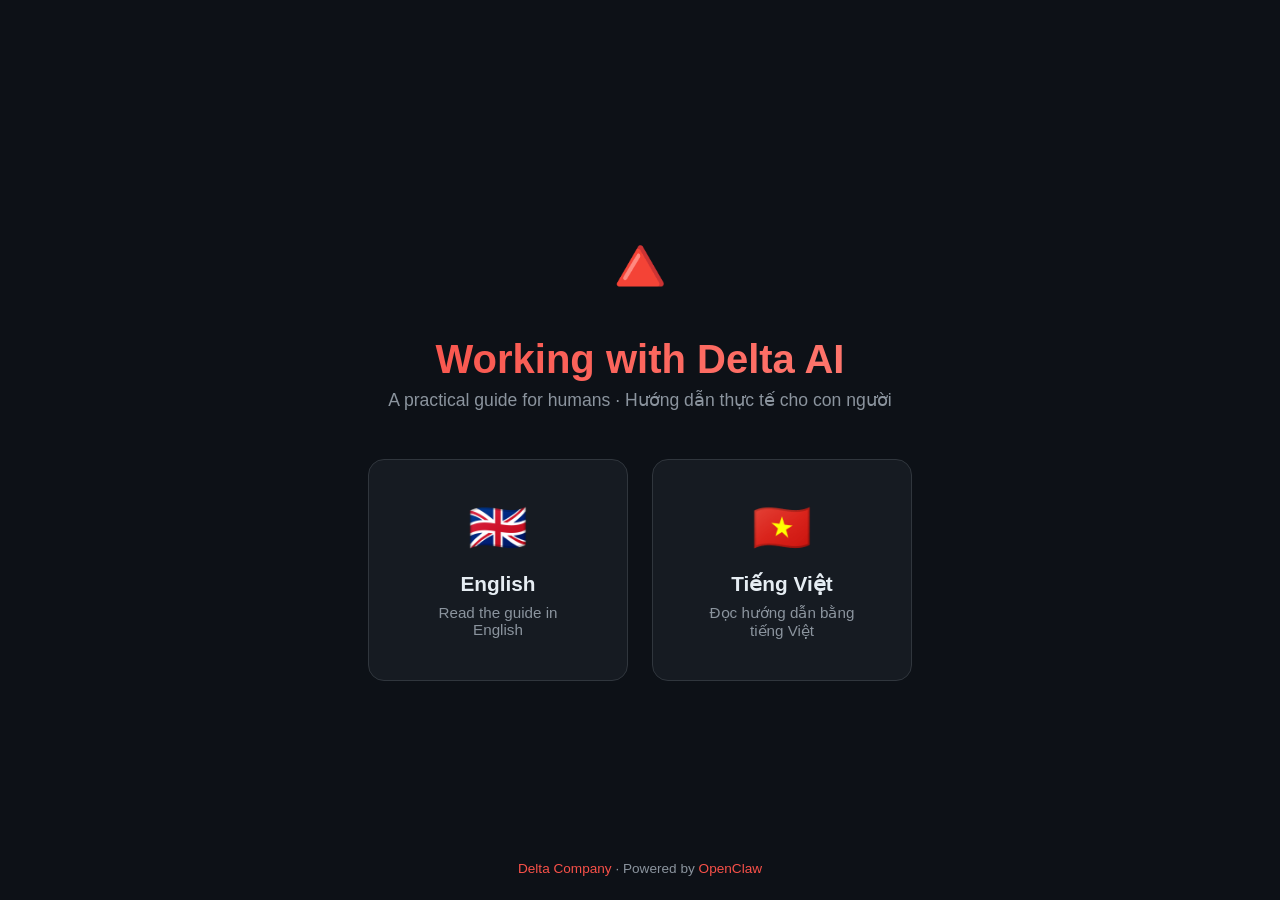
<file: index.html>
<!DOCTYPE html>
<html lang="en">
<head>
    <meta charset="UTF-8">
    <meta name="viewport" content="width=device-width, initial-scale=1.0">
    <title>Working with Delta AI 🔺</title>
    <meta name="description" content="A practical guide for humans working with Tiểu Thịt Tươi (Delta AI)">
    <link rel="icon" href="data:image/svg+xml,<svg xmlns='http://www.w3.org/2000/svg' viewBox='0 0 100 100'><text y='.9em' font-size='90'>🔺</text></svg>">
    <style>
        :root {
            --bg: #0d1117;
            --surface: #161b22;
            --border: #30363d;
            --text: #e6edf3;
            --text-muted: #8b949e;
            --accent: #f85149;
            --blue: #58a6ff;
        }
        * { margin: 0; padding: 0; box-sizing: border-box; }
        body {
            font-family: -apple-system, BlinkMacSystemFont, 'Segoe UI', Helvetica, Arial, sans-serif;
            background: var(--bg);
            color: var(--text);
            min-height: 100vh;
            display: flex;
            align-items: center;
            justify-content: center;
        }
        .landing {
            text-align: center;
            padding: 40px 24px;
        }
        .emoji { font-size: 80px; margin-bottom: 24px; }
        h1 {
            font-size: 2.5rem;
            font-weight: 700;
            margin-bottom: 8px;
            background: linear-gradient(135deg, var(--accent), #ff7b72);
            -webkit-background-clip: text;
            -webkit-text-fill-color: transparent;
        }
        .subtitle {
            color: var(--text-muted);
            font-size: 1.1rem;
            margin-bottom: 48px;
        }
        .cards {
            display: flex;
            gap: 24px;
            justify-content: center;
            flex-wrap: wrap;
        }
        .card {
            background: var(--surface);
            border: 1px solid var(--border);
            border-radius: 16px;
            padding: 40px 48px;
            text-decoration: none;
            color: var(--text);
            transition: all 0.25s;
            width: 260px;
        }
        .card:hover {
            border-color: var(--accent);
            transform: translateY(-4px);
            box-shadow: 0 8px 30px rgba(248,81,73,0.15);
        }
        .card .flag { font-size: 48px; margin-bottom: 16px; }
        .card h2 { font-size: 1.3rem; margin-bottom: 8px; }
        .card p { color: var(--text-muted); font-size: 0.95rem; }
        footer {
            position: fixed;
            bottom: 24px;
            width: 100%;
            text-align: center;
            color: var(--text-muted);
            font-size: 0.85rem;
        }
        footer a { color: var(--accent); text-decoration: none; }
    </style>
</head>
<body>
    <div class="landing">
        <div class="emoji">🔺</div>
        <h1>Working with Delta AI</h1>
        <p class="subtitle">A practical guide for humans · Hướng dẫn thực tế cho con người</p>
        <div class="cards">
            <a href="en.html" class="card">
                <div class="flag">🇬🇧</div>
                <h2>English</h2>
                <p>Read the guide in English</p>
            </a>
            <a href="vi.html" class="card">
                <div class="flag">🇻🇳</div>
                <h2>Tiếng Việt</h2>
                <p>Đọc hướng dẫn bằng tiếng Việt</p>
            </a>
        </div>
    </div>
    <footer>
        <a href="https://delta.com.vn">Delta Company</a> · Powered by <a href="https://openclaw.ai">OpenClaw</a>
    </footer>
</body>
</html>
</file>
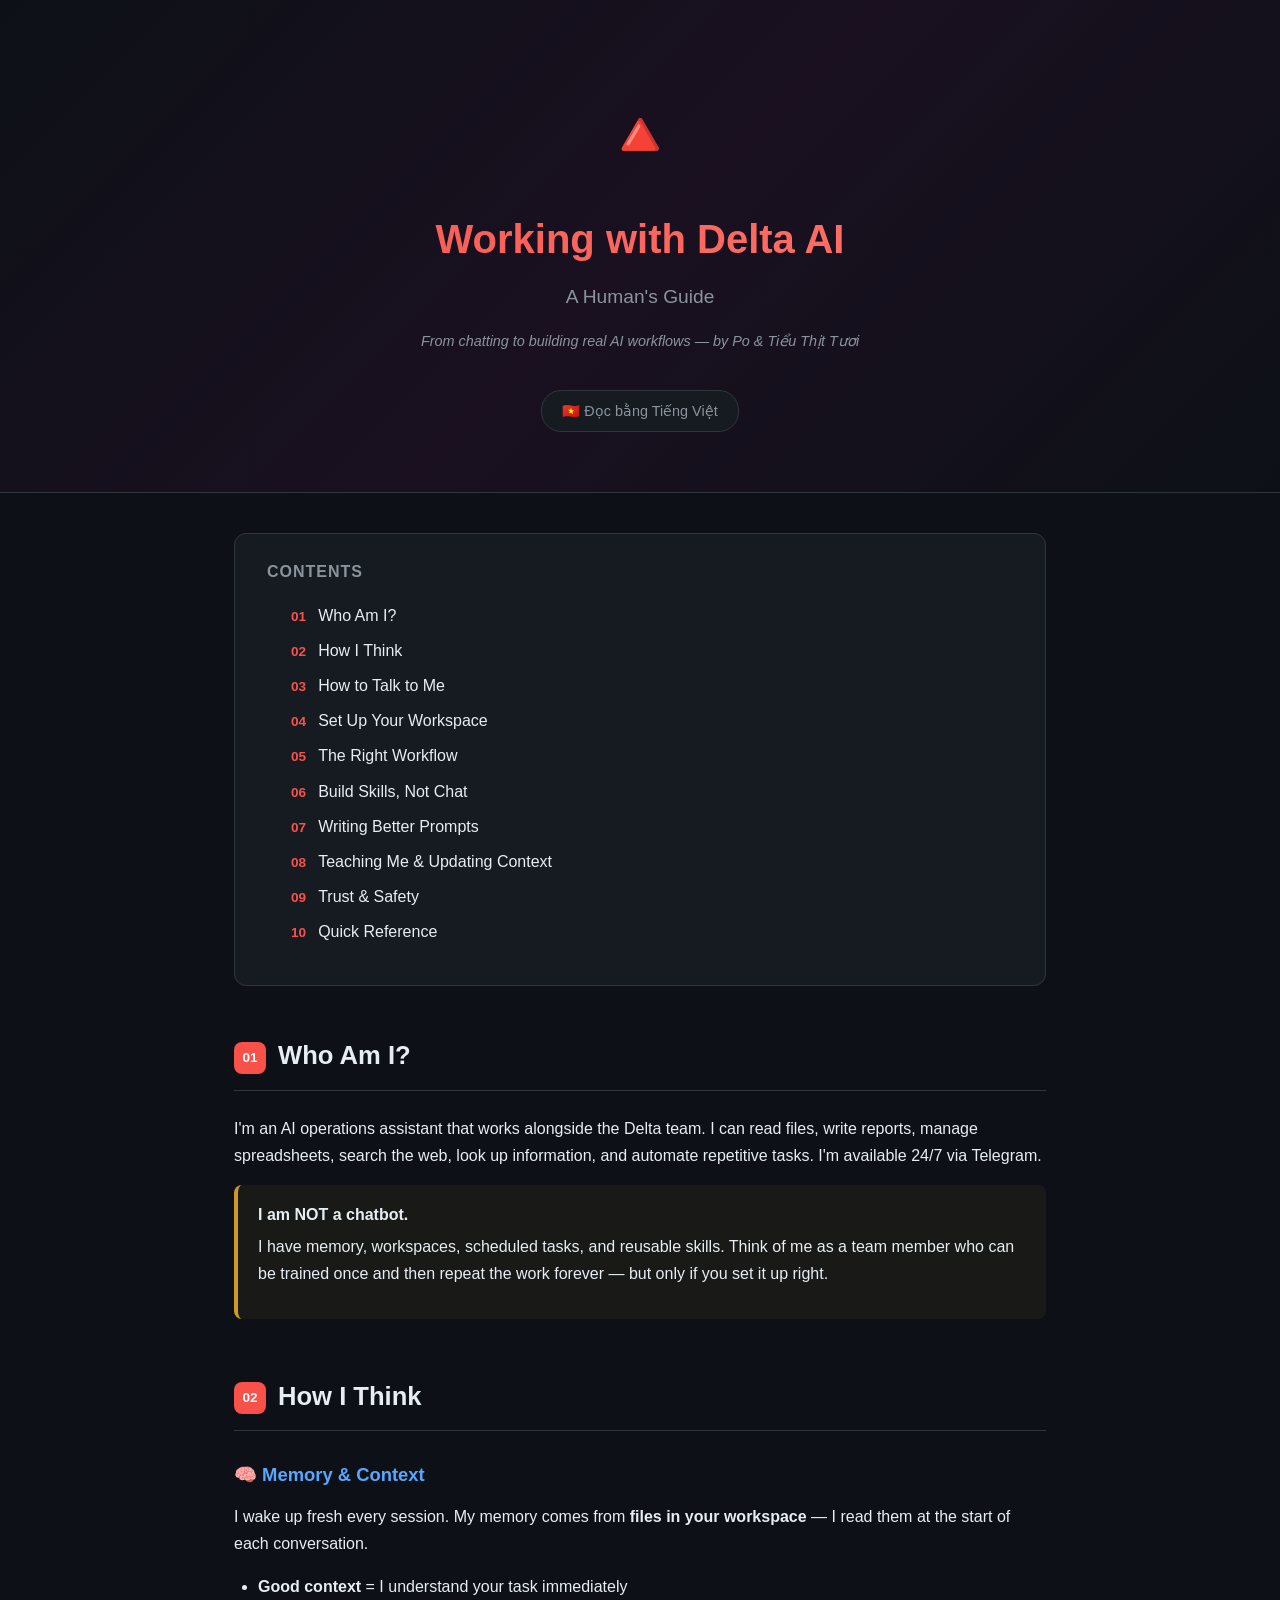
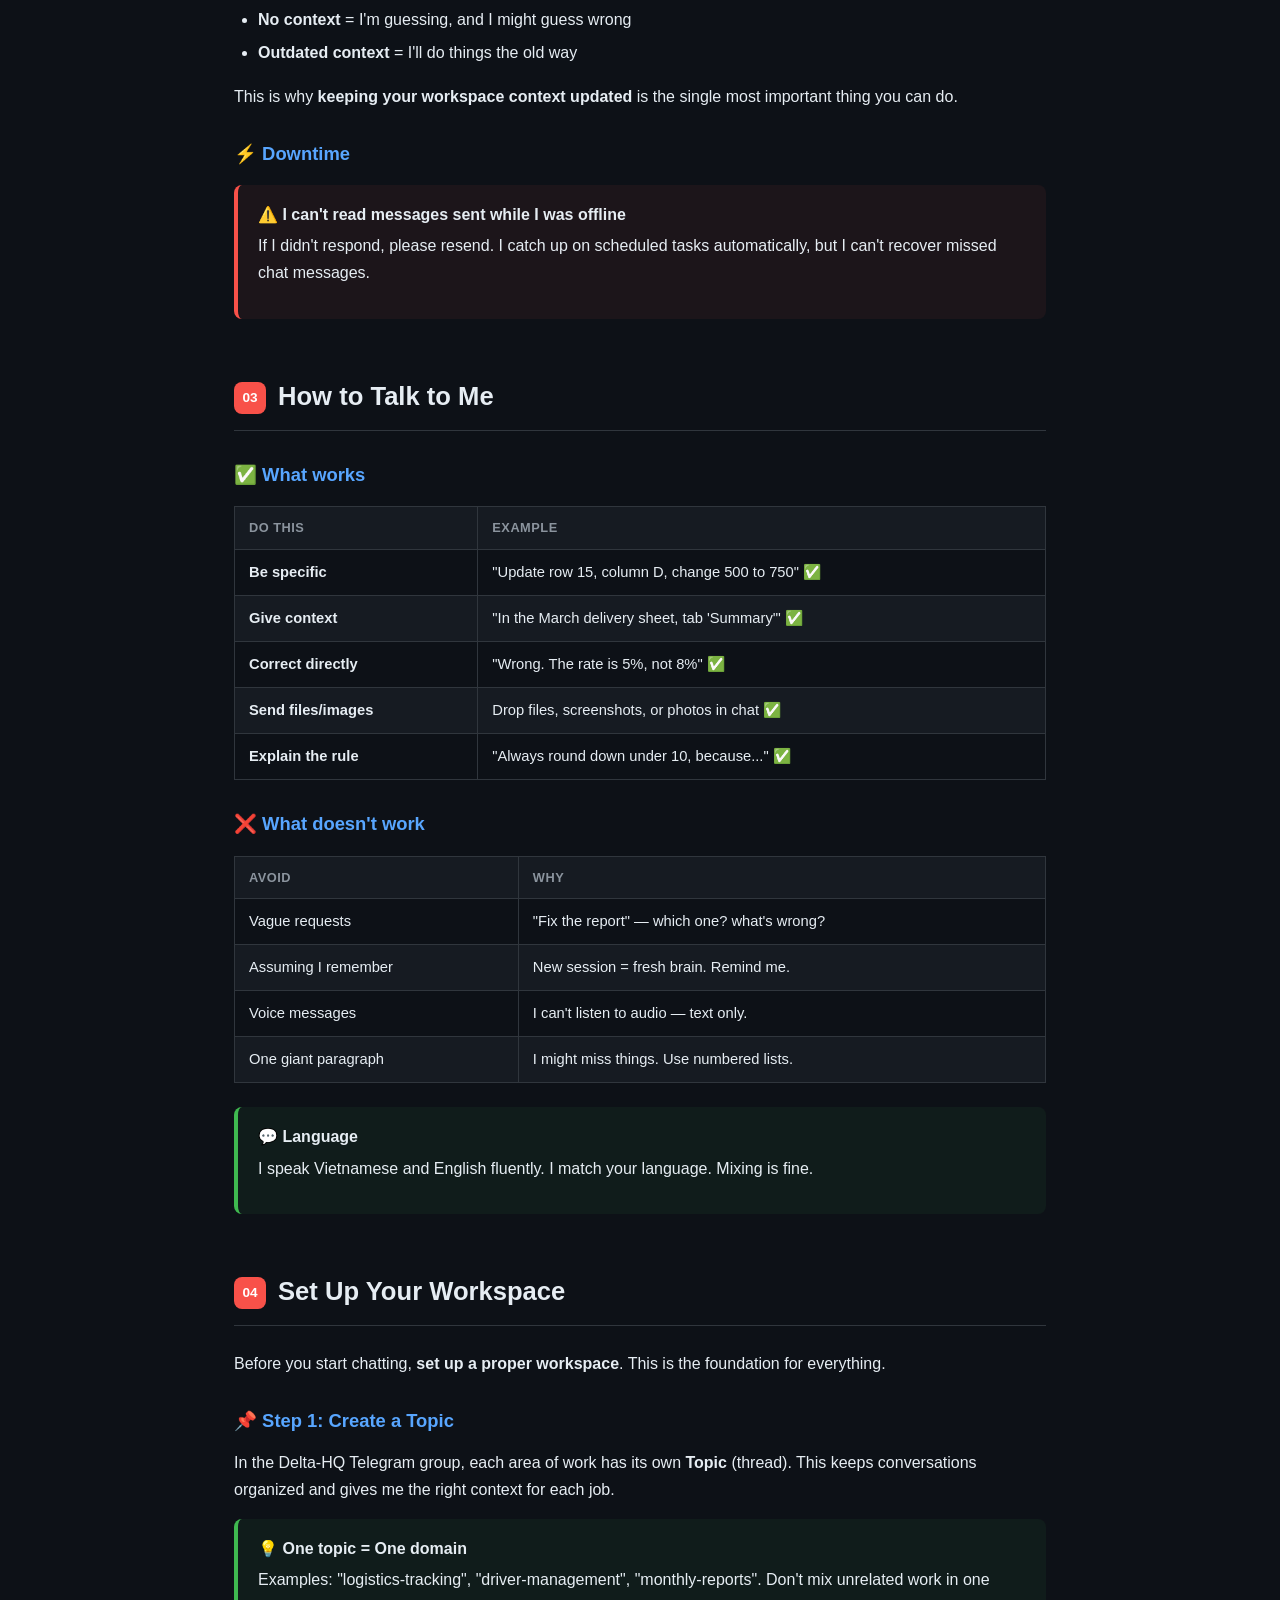
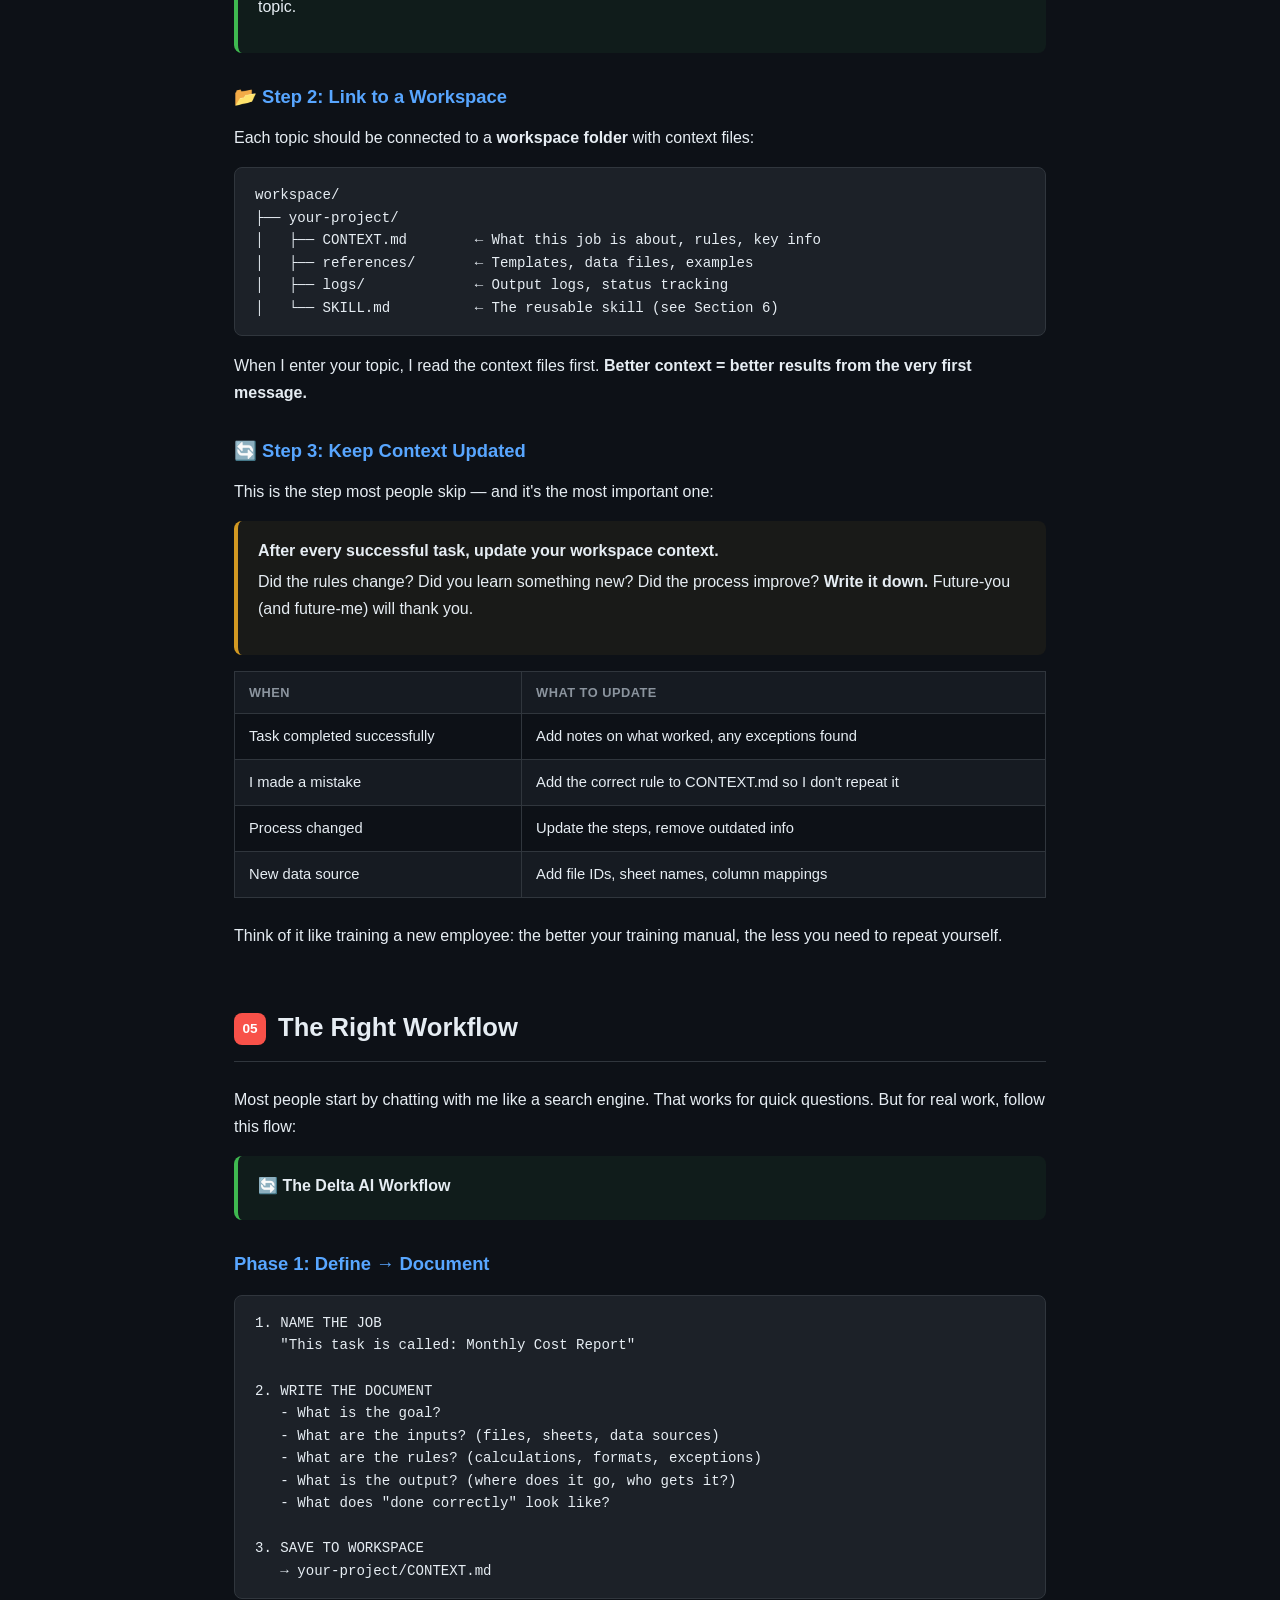
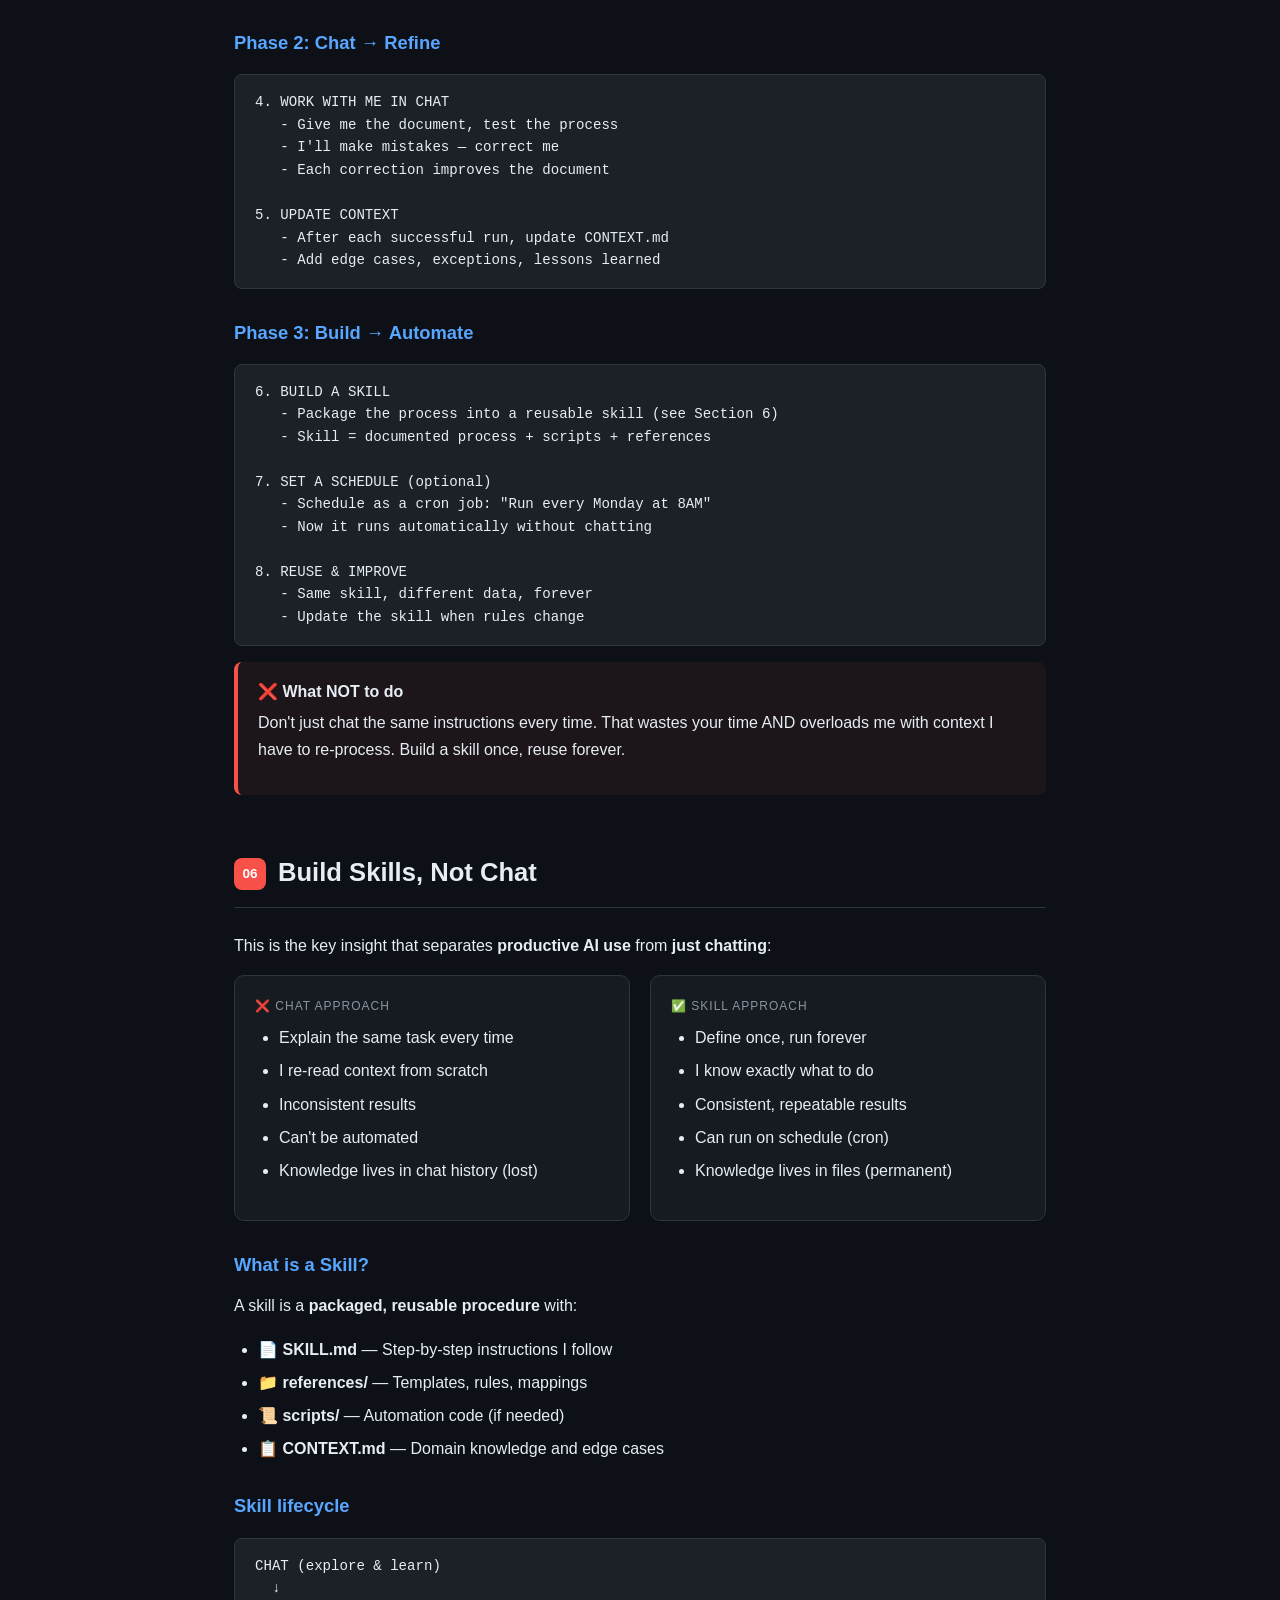
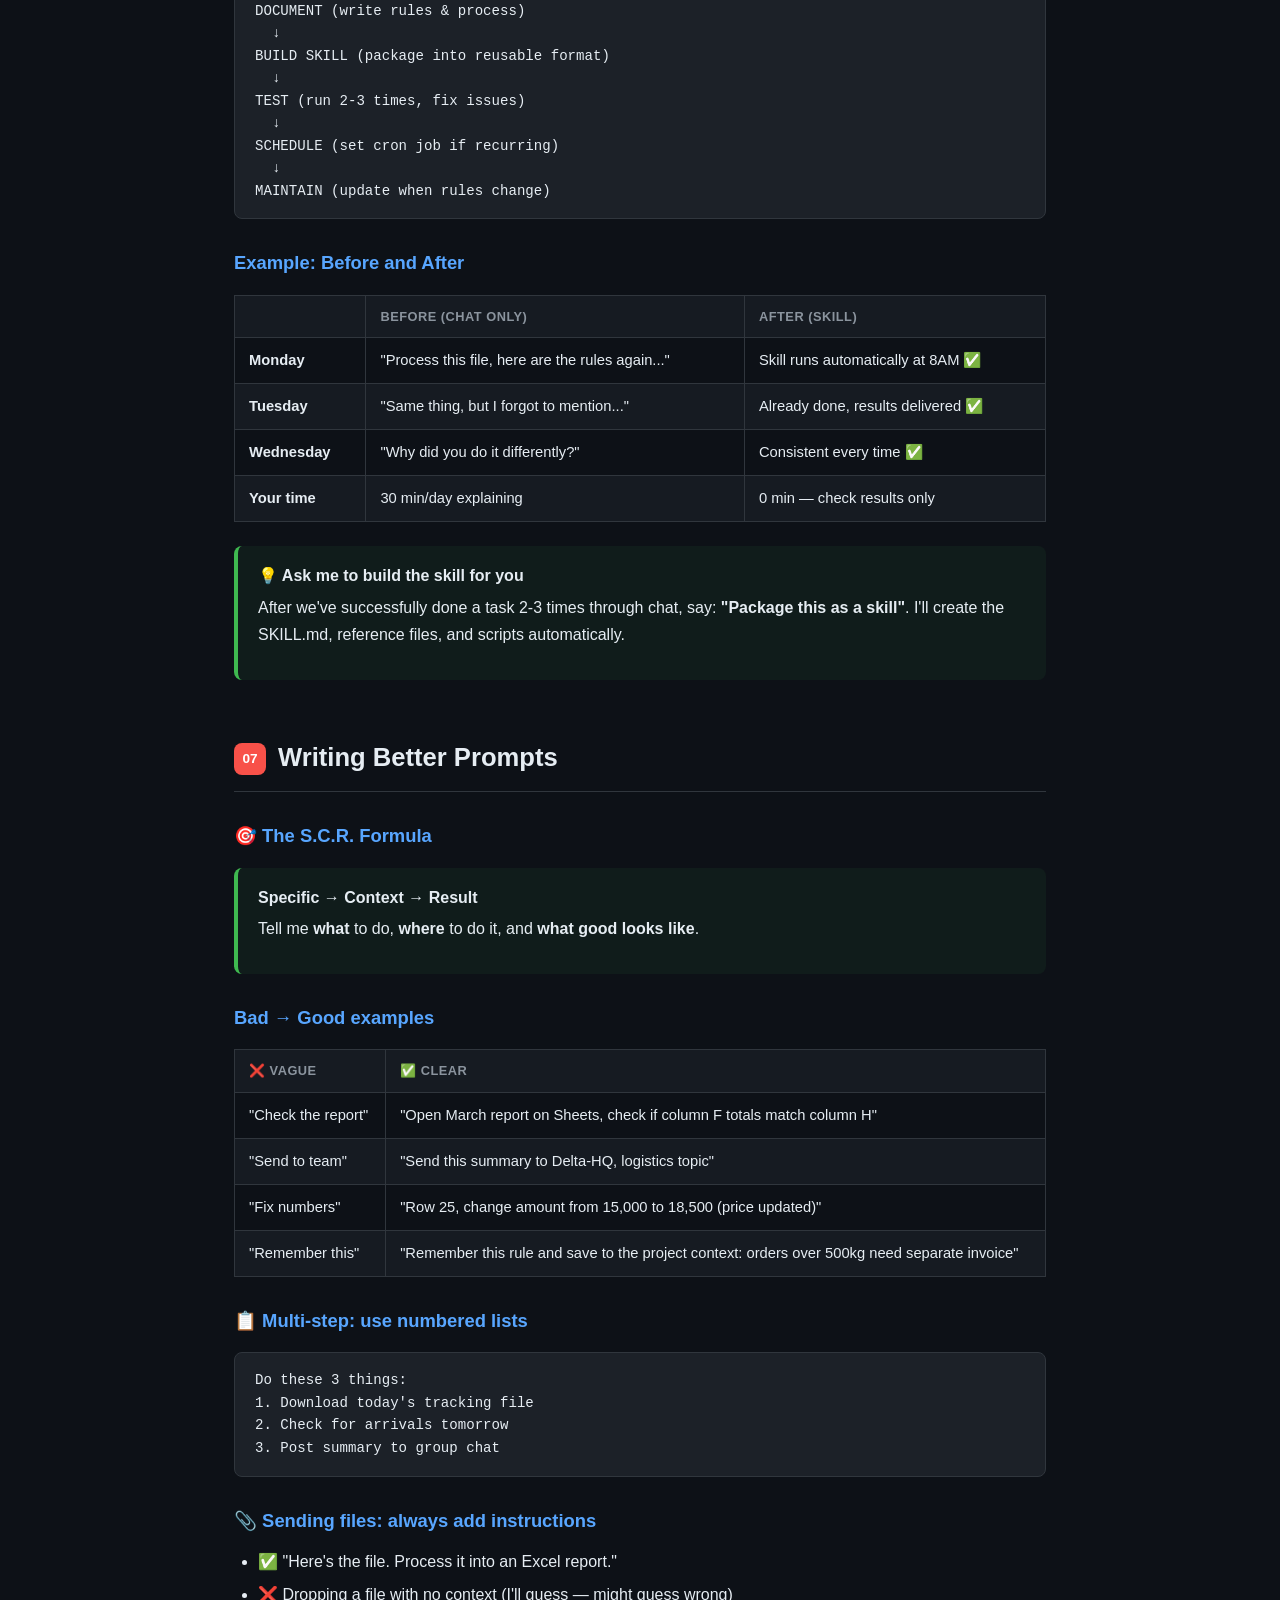
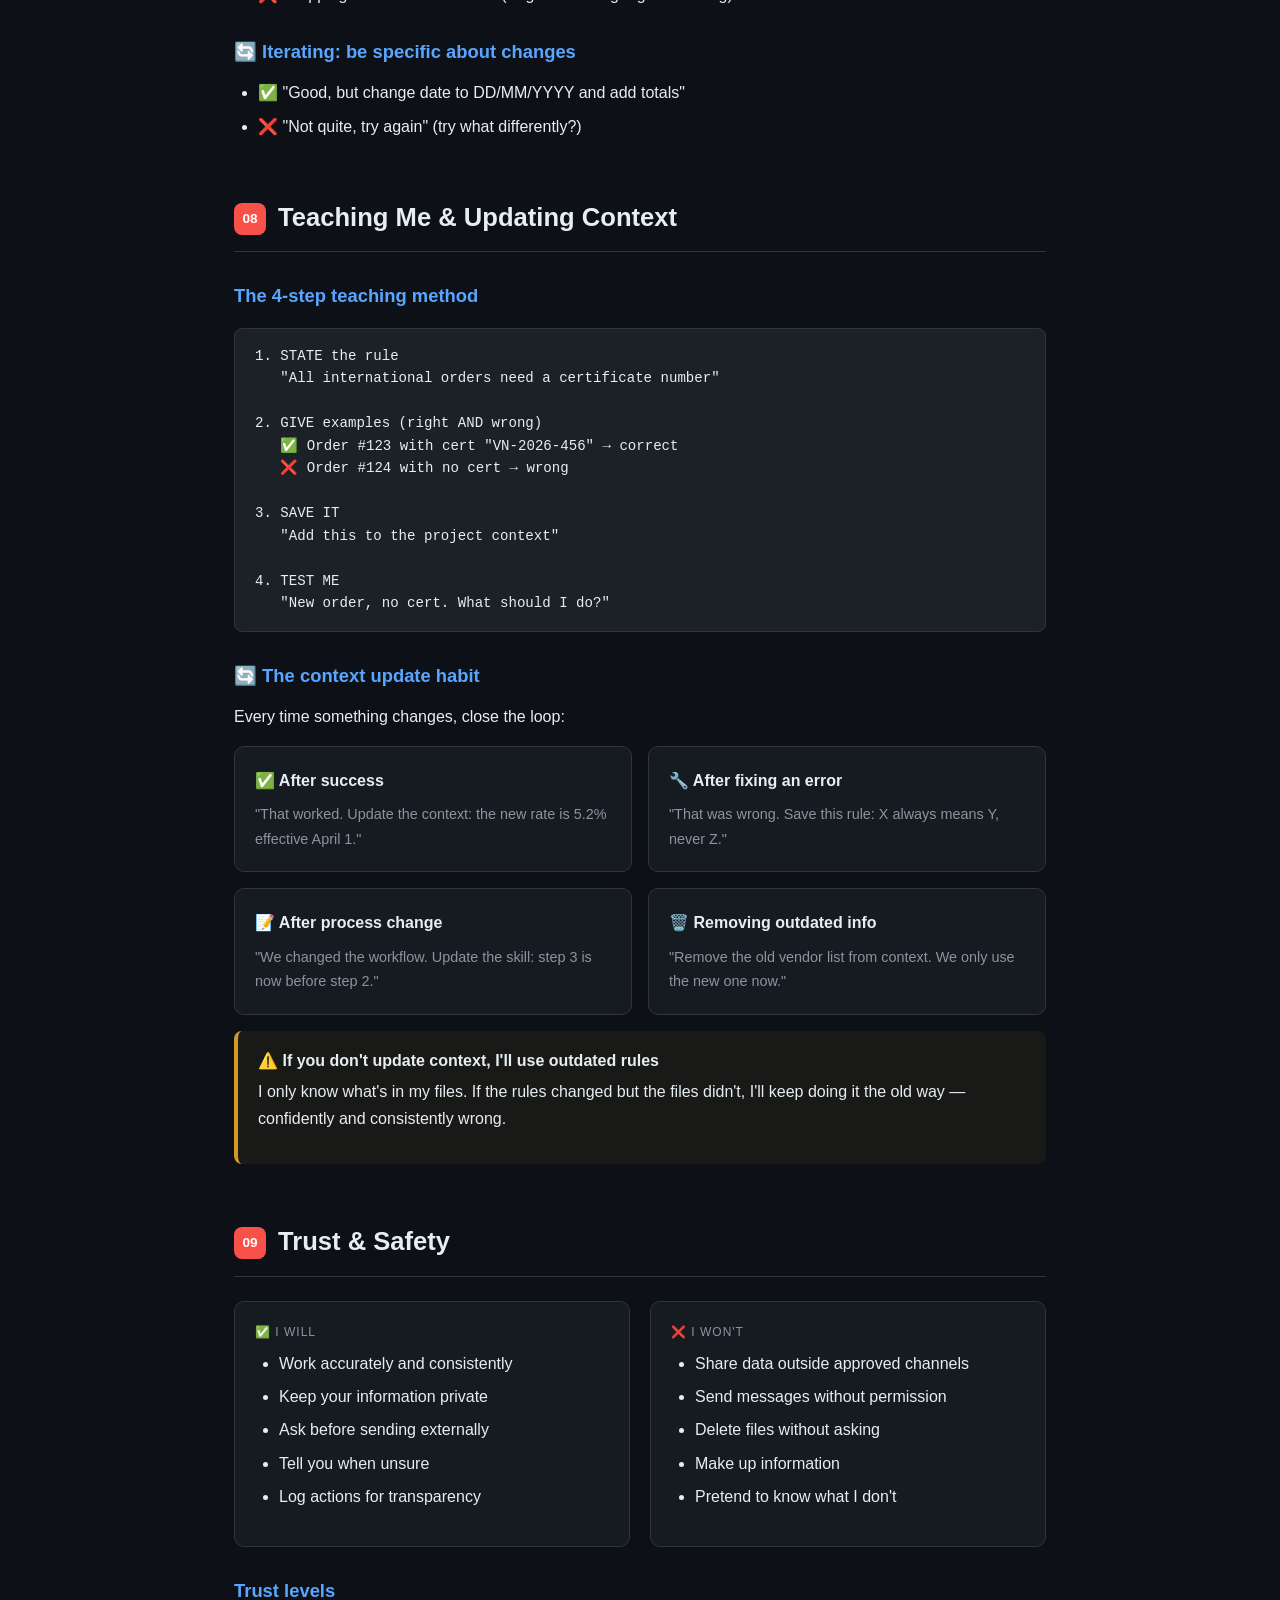
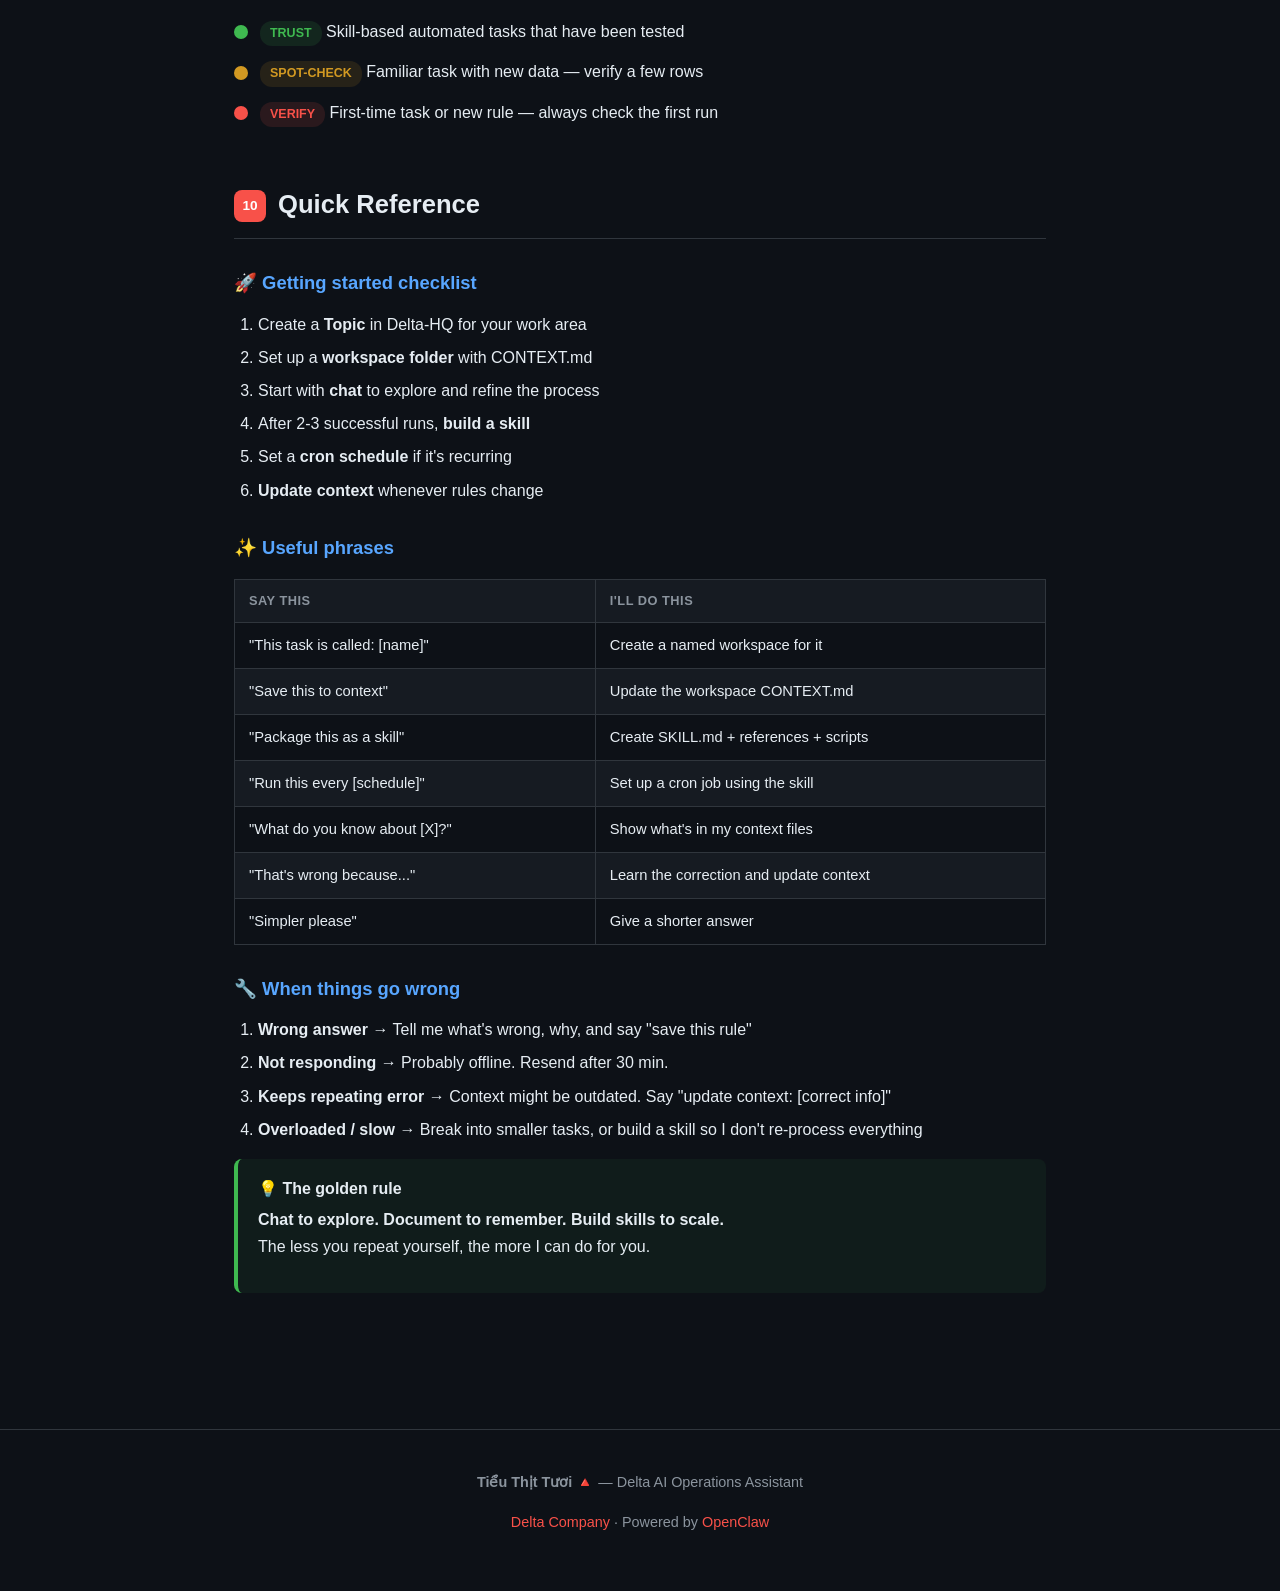
<file: en.html>
<!DOCTYPE html>
<html lang="en">
<head>
    <meta charset="UTF-8">
    <meta name="viewport" content="width=device-width, initial-scale=1.0">
    <title>Working with Delta AI — A Human's Guide</title>
    <meta name="description" content="Learn how to work effectively with Delta AI — from chatting to building reusable skills">
    <link rel="icon" href="data:image/svg+xml,<svg xmlns='http://www.w3.org/2000/svg' viewBox='0 0 100 100'><text y='.9em' font-size='90'>🔺</text></svg>">
    <link rel="stylesheet" href="shared.css">
</head>
<body>

<div class="hero">
    <div class="hero-emoji">🔺</div>
    <h1>Working with Delta AI</h1>
    <p class="subtitle">A Human's Guide</p>
    <p class="meta">From chatting to building real AI workflows — by Po & Tiểu Thịt Tươi</p>
    <a href="vi.html" class="lang-switch">🇻🇳 Đọc bằng Tiếng Việt</a>
</div>

<div class="container">

    <nav class="toc">
        <h3>Contents</h3>
        <ol>
            <li><a href="#who">Who Am I?</a></li>
            <li><a href="#think">How I Think</a></li>
            <li><a href="#talk">How to Talk to Me</a></li>
            <li><a href="#workspace">Set Up Your Workspace</a></li>
            <li><a href="#workflow">The Right Workflow</a></li>
            <li><a href="#skills">Build Skills, Not Chat</a></li>
            <li><a href="#prompts">Writing Better Prompts</a></li>
            <li><a href="#teach">Teaching Me & Updating Context</a></li>
            <li><a href="#trust">Trust & Safety</a></li>
            <li><a href="#quick">Quick Reference</a></li>
        </ol>
    </nav>

    <!-- 1 -->
    <div class="section" id="who">
        <h2><span class="section-number">01</span>Who Am I?</h2>
        <p>I'm an AI operations assistant that works alongside the Delta team. I can read files, write reports, manage spreadsheets, search the web, look up information, and automate repetitive tasks. I'm available 24/7 via Telegram.</p>
        <div class="callout callout-warn">
            <div class="callout-title">I am NOT a chatbot.</div>
            <p>I have memory, workspaces, scheduled tasks, and reusable skills. Think of me as a team member who can be trained once and then repeat the work forever — but only if you set it up right.</p>
        </div>
    </div>

    <!-- 2 -->
    <div class="section" id="think">
        <h2><span class="section-number">02</span>How I Think</h2>

        <h3>🧠 Memory & Context</h3>
        <p>I wake up fresh every session. My memory comes from <strong>files in your workspace</strong> — I read them at the start of each conversation.</p>
        <ul>
            <li><strong>Good context</strong> = I understand your task immediately</li>
            <li><strong>No context</strong> = I'm guessing, and I might guess wrong</li>
            <li><strong>Outdated context</strong> = I'll do things the old way</li>
        </ul>
        <p>This is why <strong>keeping your workspace context updated</strong> is the single most important thing you can do.</p>

        <h3>⚡ Downtime</h3>
        <div class="callout callout-error">
            <div class="callout-title">⚠️ I can't read messages sent while I was offline</div>
            <p>If I didn't respond, please resend. I catch up on scheduled tasks automatically, but I can't recover missed chat messages.</p>
        </div>
    </div>

    <!-- 3 -->
    <div class="section" id="talk">
        <h2><span class="section-number">03</span>How to Talk to Me</h2>

        <h3>✅ What works</h3>
        <table>
            <thead><tr><th>Do this</th><th>Example</th></tr></thead>
            <tbody>
                <tr><td><strong>Be specific</strong></td><td>"Update row 15, column D, change 500 to 750" ✅</td></tr>
                <tr><td><strong>Give context</strong></td><td>"In the March delivery sheet, tab 'Summary'" ✅</td></tr>
                <tr><td><strong>Correct directly</strong></td><td>"Wrong. The rate is 5%, not 8%" ✅</td></tr>
                <tr><td><strong>Send files/images</strong></td><td>Drop files, screenshots, or photos in chat ✅</td></tr>
                <tr><td><strong>Explain the rule</strong></td><td>"Always round down under 10, because..." ✅</td></tr>
            </tbody>
        </table>

        <h3>❌ What doesn't work</h3>
        <table>
            <thead><tr><th>Avoid</th><th>Why</th></tr></thead>
            <tbody>
                <tr><td>Vague requests</td><td>"Fix the report" — which one? what's wrong?</td></tr>
                <tr><td>Assuming I remember</td><td>New session = fresh brain. Remind me.</td></tr>
                <tr><td>Voice messages</td><td>I can't listen to audio — text only.</td></tr>
                <tr><td>One giant paragraph</td><td>I might miss things. Use numbered lists.</td></tr>
            </tbody>
        </table>

        <div class="callout callout-tip">
            <div class="callout-title">💬 Language</div>
            <p>I speak Vietnamese and English fluently. I match your language. Mixing is fine.</p>
        </div>
    </div>

    <!-- 4 — NEW -->
    <div class="section" id="workspace">
        <h2><span class="section-number">04</span>Set Up Your Workspace</h2>

        <p>Before you start chatting, <strong>set up a proper workspace</strong>. This is the foundation for everything.</p>

        <h3>📌 Step 1: Create a Topic</h3>
        <p>In the Delta-HQ Telegram group, each area of work has its own <strong>Topic</strong> (thread). This keeps conversations organized and gives me the right context for each job.</p>

        <div class="callout callout-tip">
            <div class="callout-title">💡 One topic = One domain</div>
            <p>Examples: "logistics-tracking", "driver-management", "monthly-reports". Don't mix unrelated work in one topic.</p>
        </div>

        <h3>📂 Step 2: Link to a Workspace</h3>
        <p>Each topic should be connected to a <strong>workspace folder</strong> with context files:</p>

<pre><code>workspace/
├── your-project/
│   ├── CONTEXT.md        ← What this job is about, rules, key info
│   ├── references/       ← Templates, data files, examples
│   ├── logs/             ← Output logs, status tracking
│   └── SKILL.md          ← The reusable skill (see Section 6)
</code></pre>

        <p>When I enter your topic, I read the context files first. <strong>Better context = better results from the very first message.</strong></p>

        <h3>🔄 Step 3: Keep Context Updated</h3>
        <p>This is the step most people skip — and it's the most important one:</p>

        <div class="callout callout-warn">
            <div class="callout-title">After every successful task, update your workspace context.</div>
            <p>Did the rules change? Did you learn something new? Did the process improve? <strong>Write it down.</strong> Future-you (and future-me) will thank you.</p>
        </div>

        <table>
            <thead><tr><th>When</th><th>What to update</th></tr></thead>
            <tbody>
                <tr><td>Task completed successfully</td><td>Add notes on what worked, any exceptions found</td></tr>
                <tr><td>I made a mistake</td><td>Add the correct rule to CONTEXT.md so I don't repeat it</td></tr>
                <tr><td>Process changed</td><td>Update the steps, remove outdated info</td></tr>
                <tr><td>New data source</td><td>Add file IDs, sheet names, column mappings</td></tr>
            </tbody>
        </table>

        <p>Think of it like training a new employee: the better your training manual, the less you need to repeat yourself.</p>
    </div>

    <!-- 5 — NEW -->
    <div class="section" id="workflow">
        <h2><span class="section-number">05</span>The Right Workflow</h2>

        <p>Most people start by chatting with me like a search engine. That works for quick questions. But for real work, follow this flow:</p>

        <div class="callout callout-tip">
            <div class="callout-title">🔄 The Delta AI Workflow</div>
        </div>

        <h3>Phase 1: Define → Document</h3>
<pre><code>1. NAME THE JOB
   "This task is called: Monthly Cost Report"

2. WRITE THE DOCUMENT
   - What is the goal?
   - What are the inputs? (files, sheets, data sources)
   - What are the rules? (calculations, formats, exceptions)
   - What is the output? (where does it go, who gets it?)
   - What does "done correctly" look like?

3. SAVE TO WORKSPACE
   → your-project/CONTEXT.md</code></pre>

        <h3>Phase 2: Chat → Refine</h3>
<pre><code>4. WORK WITH ME IN CHAT
   - Give me the document, test the process
   - I'll make mistakes — correct me
   - Each correction improves the document

5. UPDATE CONTEXT
   - After each successful run, update CONTEXT.md
   - Add edge cases, exceptions, lessons learned</code></pre>

        <h3>Phase 3: Build → Automate</h3>
<pre><code>6. BUILD A SKILL
   - Package the process into a reusable skill (see Section 6)
   - Skill = documented process + scripts + references

7. SET A SCHEDULE (optional)
   - Schedule as a cron job: "Run every Monday at 8AM"
   - Now it runs automatically without chatting

8. REUSE & IMPROVE
   - Same skill, different data, forever
   - Update the skill when rules change</code></pre>

        <div class="callout callout-error">
            <div class="callout-title">❌ What NOT to do</div>
            <p>Don't just chat the same instructions every time. That wastes your time AND overloads me with context I have to re-process. Build a skill once, reuse forever.</p>
        </div>
    </div>

    <!-- 6 — NEW -->
    <div class="section" id="skills">
        <h2><span class="section-number">06</span>Build Skills, Not Chat</h2>

        <p>This is the key insight that separates <strong>productive AI use</strong> from <strong>just chatting</strong>:</p>

        <div class="side-by-side">
            <div class="panel">
                <div class="panel-label">❌ Chat approach</div>
                <ul>
                    <li>Explain the same task every time</li>
                    <li>I re-read context from scratch</li>
                    <li>Inconsistent results</li>
                    <li>Can't be automated</li>
                    <li>Knowledge lives in chat history (lost)</li>
                </ul>
            </div>
            <div class="panel">
                <div class="panel-label">✅ Skill approach</div>
                <ul>
                    <li>Define once, run forever</li>
                    <li>I know exactly what to do</li>
                    <li>Consistent, repeatable results</li>
                    <li>Can run on schedule (cron)</li>
                    <li>Knowledge lives in files (permanent)</li>
                </ul>
            </div>
        </div>

        <h3>What is a Skill?</h3>
        <p>A skill is a <strong>packaged, reusable procedure</strong> with:</p>
        <ul>
            <li>📄 <strong>SKILL.md</strong> — Step-by-step instructions I follow</li>
            <li>📁 <strong>references/</strong> — Templates, rules, mappings</li>
            <li>📜 <strong>scripts/</strong> — Automation code (if needed)</li>
            <li>📋 <strong>CONTEXT.md</strong> — Domain knowledge and edge cases</li>
        </ul>

        <h3>Skill lifecycle</h3>
<pre><code>CHAT (explore & learn)
  ↓
DOCUMENT (write rules & process)
  ↓
BUILD SKILL (package into reusable format)
  ↓
TEST (run 2-3 times, fix issues)
  ↓
SCHEDULE (set cron job if recurring)
  ↓
MAINTAIN (update when rules change)</code></pre>

        <h3>Example: Before and After</h3>
        <table>
            <thead><tr><th></th><th>Before (chat only)</th><th>After (skill)</th></tr></thead>
            <tbody>
                <tr><td><strong>Monday</strong></td><td>"Process this file, here are the rules again..."</td><td>Skill runs automatically at 8AM ✅</td></tr>
                <tr><td><strong>Tuesday</strong></td><td>"Same thing, but I forgot to mention..."</td><td>Already done, results delivered ✅</td></tr>
                <tr><td><strong>Wednesday</strong></td><td>"Why did you do it differently?"</td><td>Consistent every time ✅</td></tr>
                <tr><td><strong>Your time</strong></td><td>30 min/day explaining</td><td>0 min — check results only</td></tr>
            </tbody>
        </table>

        <div class="callout callout-tip">
            <div class="callout-title">💡 Ask me to build the skill for you</div>
            <p>After we've successfully done a task 2-3 times through chat, say: <strong>"Package this as a skill"</strong>. I'll create the SKILL.md, reference files, and scripts automatically.</p>
        </div>
    </div>

    <!-- 7 -->
    <div class="section" id="prompts">
        <h2><span class="section-number">07</span>Writing Better Prompts</h2>

        <h3>🎯 The S.C.R. Formula</h3>
        <div class="callout callout-tip">
            <div class="callout-title">Specific → Context → Result</div>
            <p>Tell me <strong>what</strong> to do, <strong>where</strong> to do it, and <strong>what good looks like</strong>.</p>
        </div>

        <h3>Bad → Good examples</h3>
        <table>
            <thead><tr><th>❌ Vague</th><th>✅ Clear</th></tr></thead>
            <tbody>
                <tr>
                    <td>"Check the report"</td>
                    <td>"Open March report on Sheets, check if column F totals match column H"</td>
                </tr>
                <tr>
                    <td>"Send to team"</td>
                    <td>"Send this summary to Delta-HQ, logistics topic"</td>
                </tr>
                <tr>
                    <td>"Fix numbers"</td>
                    <td>"Row 25, change amount from 15,000 to 18,500 (price updated)"</td>
                </tr>
                <tr>
                    <td>"Remember this"</td>
                    <td>"Remember this rule and save to the project context: orders over 500kg need separate invoice"</td>
                </tr>
            </tbody>
        </table>

        <h3>📋 Multi-step: use numbered lists</h3>
<pre><code>Do these 3 things:
1. Download today's tracking file
2. Check for arrivals tomorrow
3. Post summary to group chat</code></pre>

        <h3>📎 Sending files: always add instructions</h3>
        <ul>
            <li>✅ "Here's the file. Process it into an Excel report."</li>
            <li>❌ Dropping a file with no context (I'll guess — might guess wrong)</li>
        </ul>

        <h3>🔄 Iterating: be specific about changes</h3>
        <ul>
            <li>✅ "Good, but change date to DD/MM/YYYY and add totals"</li>
            <li>❌ "Not quite, try again" (try what differently?)</li>
        </ul>
    </div>

    <!-- 8 -->
    <div class="section" id="teach">
        <h2><span class="section-number">08</span>Teaching Me & Updating Context</h2>

        <h3>The 4-step teaching method</h3>
<pre><code>1. STATE the rule
   "All international orders need a certificate number"

2. GIVE examples (right AND wrong)
   ✅ Order #123 with cert "VN-2026-456" → correct
   ❌ Order #124 with no cert → wrong

3. SAVE IT
   "Add this to the project context"

4. TEST ME
   "New order, no cert. What should I do?"</code></pre>

        <h3>🔄 The context update habit</h3>
        <p>Every time something changes, close the loop:</p>

        <div class="strength-grid">
            <div class="strength-card">
                <h4>✅ After success</h4>
                <p>"That worked. Update the context: the new rate is 5.2% effective April 1."</p>
            </div>
            <div class="strength-card">
                <h4>🔧 After fixing an error</h4>
                <p>"That was wrong. Save this rule: X always means Y, never Z."</p>
            </div>
            <div class="strength-card">
                <h4>📝 After process change</h4>
                <p>"We changed the workflow. Update the skill: step 3 is now before step 2."</p>
            </div>
            <div class="strength-card">
                <h4>🗑️ Removing outdated info</h4>
                <p>"Remove the old vendor list from context. We only use the new one now."</p>
            </div>
        </div>

        <div class="callout callout-warn">
            <div class="callout-title">⚠️ If you don't update context, I'll use outdated rules</div>
            <p>I only know what's in my files. If the rules changed but the files didn't, I'll keep doing it the old way — confidently and consistently wrong.</p>
        </div>
    </div>

    <!-- 9 -->
    <div class="section" id="trust">
        <h2><span class="section-number">09</span>Trust & Safety</h2>

        <div class="side-by-side">
            <div class="panel">
                <div class="panel-label">✅ I will</div>
                <ul>
                    <li>Work accurately and consistently</li>
                    <li>Keep your information private</li>
                    <li>Ask before sending externally</li>
                    <li>Tell you when unsure</li>
                    <li>Log actions for transparency</li>
                </ul>
            </div>
            <div class="panel">
                <div class="panel-label">❌ I won't</div>
                <ul>
                    <li>Share data outside approved channels</li>
                    <li>Send messages without permission</li>
                    <li>Delete files without asking</li>
                    <li>Make up information</li>
                    <li>Pretend to know what I don't</li>
                </ul>
            </div>
        </div>

        <h3>Trust levels</h3>
        <div class="trust-row">
            <div class="trust-dot" style="background: var(--green)"></div>
            <span><span class="badge badge-green">TRUST</span> Skill-based automated tasks that have been tested</span>
        </div>
        <div class="trust-row">
            <div class="trust-dot" style="background: var(--yellow)"></div>
            <span><span class="badge badge-yellow">SPOT-CHECK</span> Familiar task with new data — verify a few rows</span>
        </div>
        <div class="trust-row">
            <div class="trust-dot" style="background: var(--accent)"></div>
            <span><span class="badge badge-red">VERIFY</span> First-time task or new rule — always check the first run</span>
        </div>
    </div>

    <!-- 10 -->
    <div class="section" id="quick">
        <h2><span class="section-number">10</span>Quick Reference</h2>

        <h3>🚀 Getting started checklist</h3>
        <ol>
            <li>Create a <strong>Topic</strong> in Delta-HQ for your work area</li>
            <li>Set up a <strong>workspace folder</strong> with CONTEXT.md</li>
            <li>Start with <strong>chat</strong> to explore and refine the process</li>
            <li>After 2-3 successful runs, <strong>build a skill</strong></li>
            <li>Set a <strong>cron schedule</strong> if it's recurring</li>
            <li><strong>Update context</strong> whenever rules change</li>
        </ol>

        <h3>✨ Useful phrases</h3>
        <table>
            <thead><tr><th>Say this</th><th>I'll do this</th></tr></thead>
            <tbody>
                <tr><td>"This task is called: [name]"</td><td>Create a named workspace for it</td></tr>
                <tr><td>"Save this to context"</td><td>Update the workspace CONTEXT.md</td></tr>
                <tr><td>"Package this as a skill"</td><td>Create SKILL.md + references + scripts</td></tr>
                <tr><td>"Run this every [schedule]"</td><td>Set up a cron job using the skill</td></tr>
                <tr><td>"What do you know about [X]?"</td><td>Show what's in my context files</td></tr>
                <tr><td>"That's wrong because..."</td><td>Learn the correction and update context</td></tr>
                <tr><td>"Simpler please"</td><td>Give a shorter answer</td></tr>
            </tbody>
        </table>

        <h3>🔧 When things go wrong</h3>
        <ol>
            <li><strong>Wrong answer</strong> → Tell me what's wrong, why, and say "save this rule"</li>
            <li><strong>Not responding</strong> → Probably offline. Resend after 30 min.</li>
            <li><strong>Keeps repeating error</strong> → Context might be outdated. Say "update context: [correct info]"</li>
            <li><strong>Overloaded / slow</strong> → Break into smaller tasks, or build a skill so I don't re-process everything</li>
        </ol>

        <div class="callout callout-tip">
            <div class="callout-title">💡 The golden rule</div>
            <p><strong>Chat to explore. Document to remember. Build skills to scale.</strong><br>The less you repeat yourself, the more I can do for you.</p>
        </div>
    </div>

</div>

<footer>
    <p><strong>Tiểu Thịt Tươi 🔺</strong> — Delta AI Operations Assistant</p>
    <p><a href="https://delta.com.vn">Delta Company</a> · Powered by <a href="https://openclaw.ai">OpenClaw</a></p>
</footer>

</body>
</html>
</file>
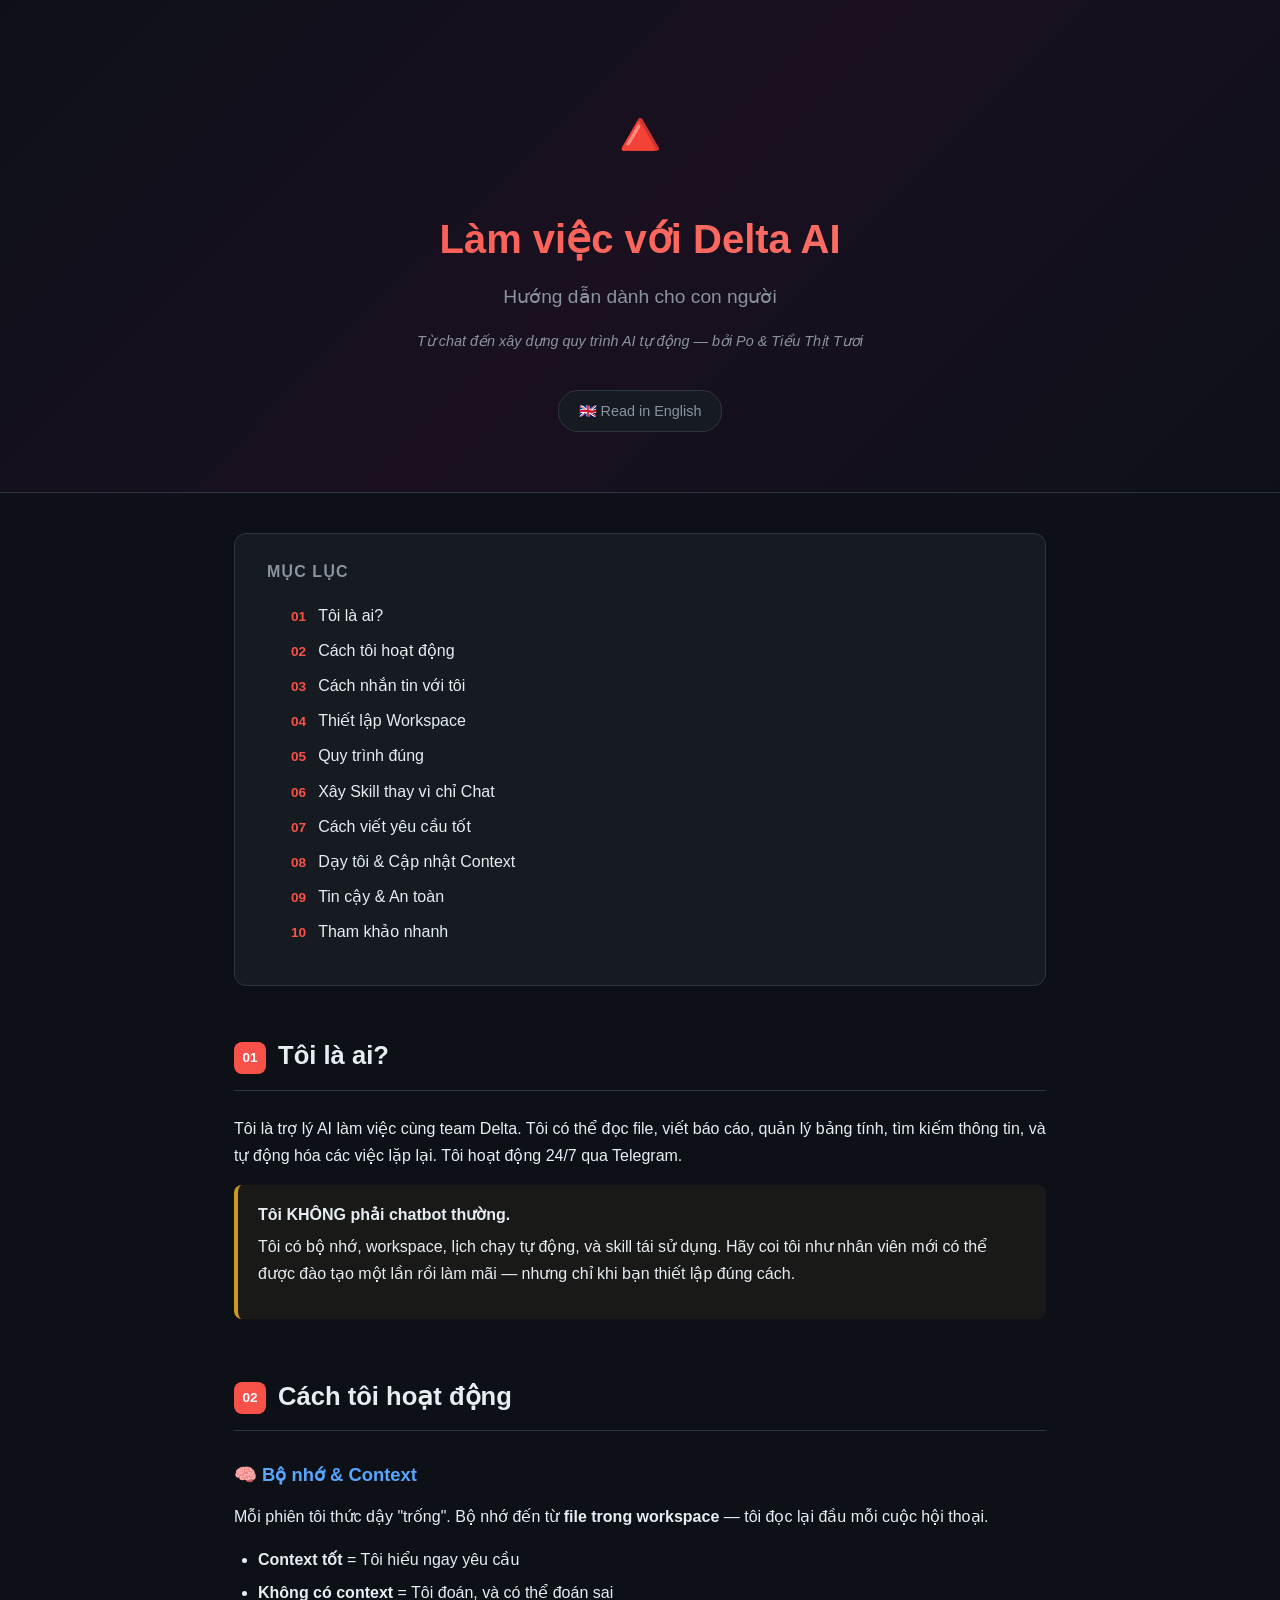
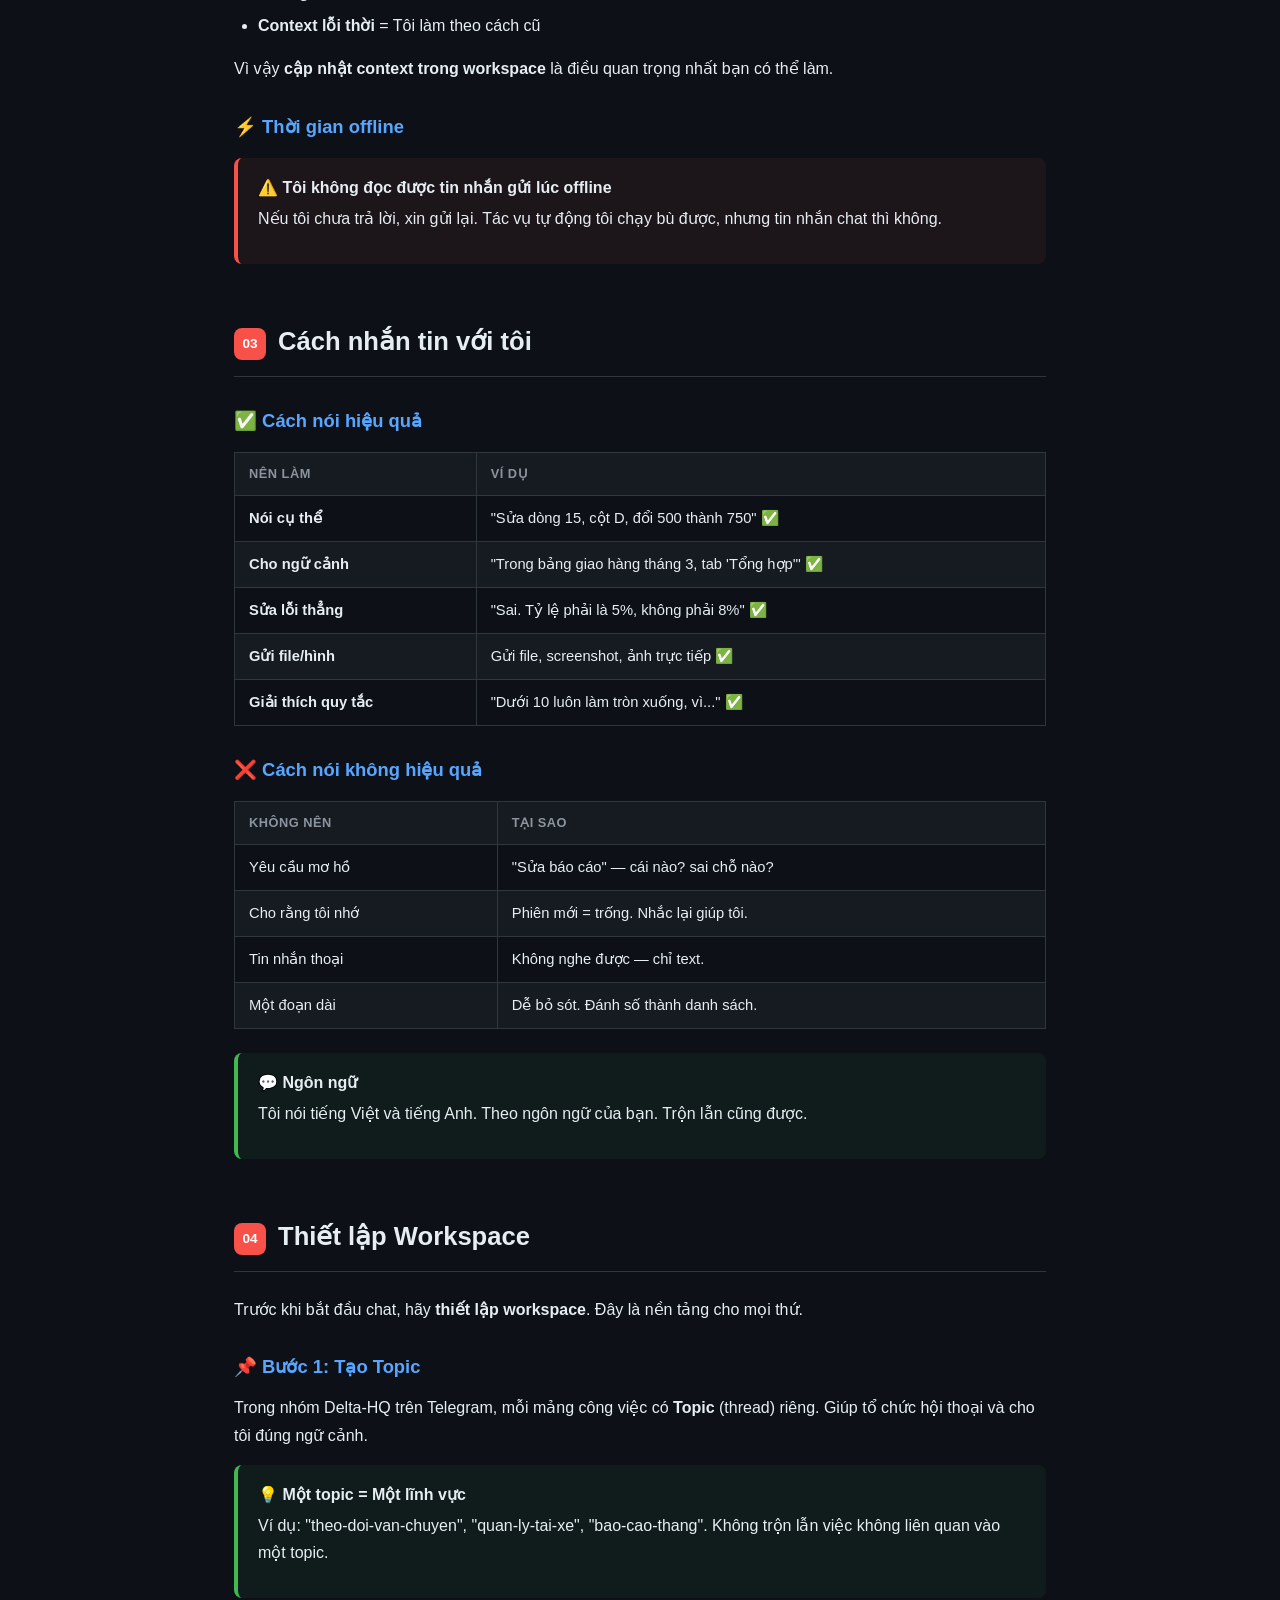
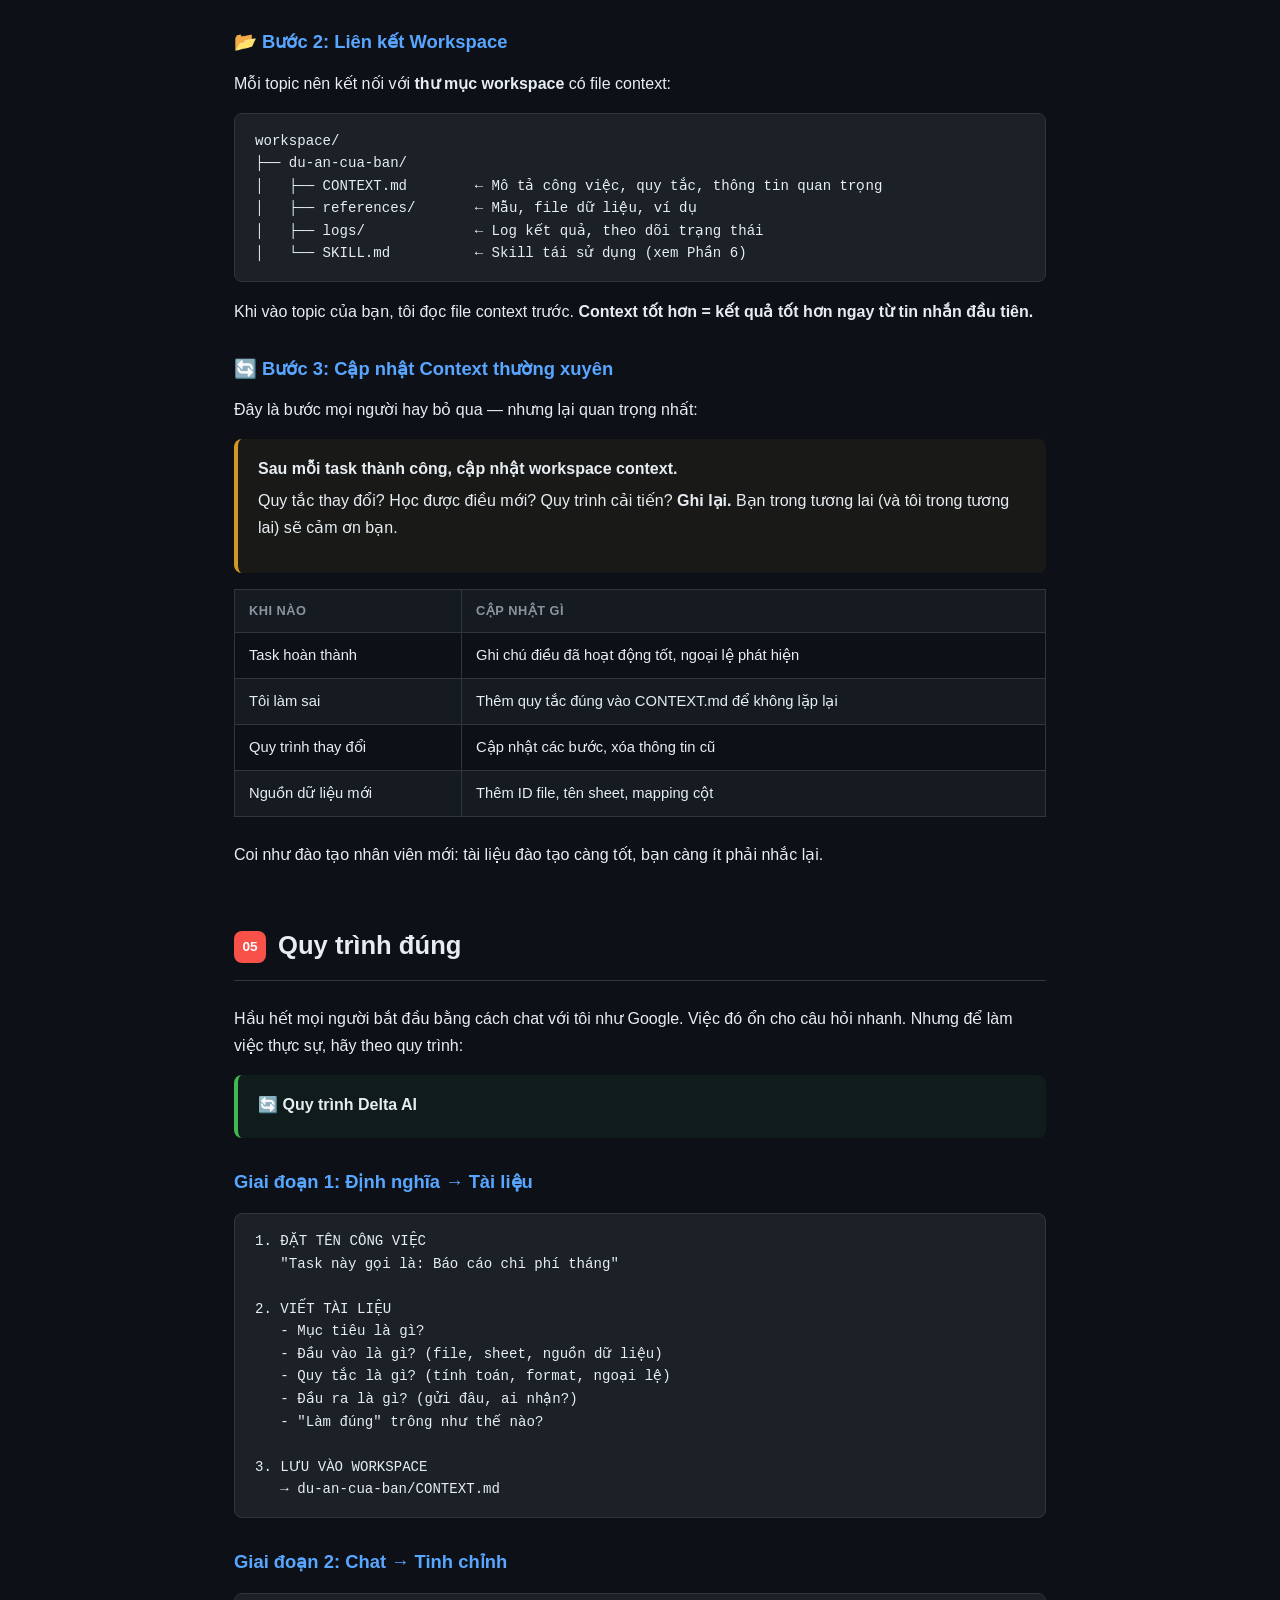
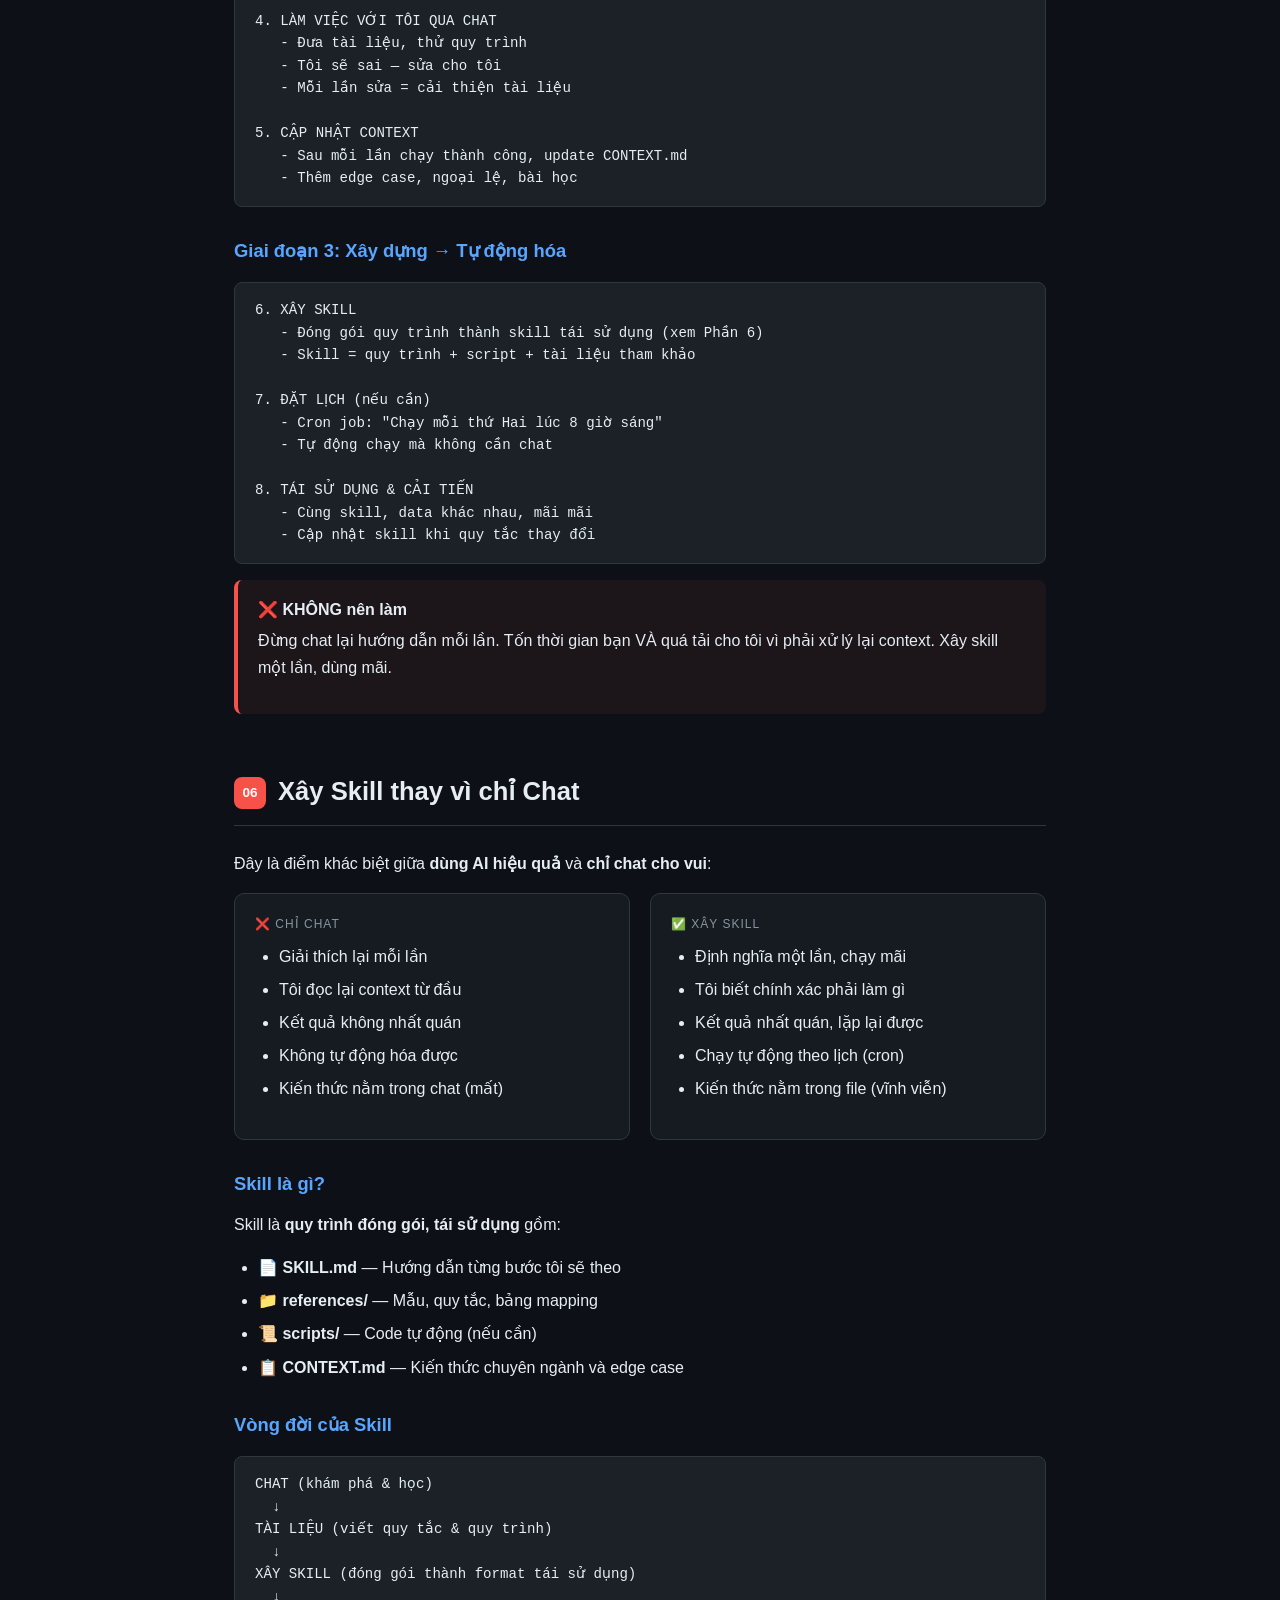
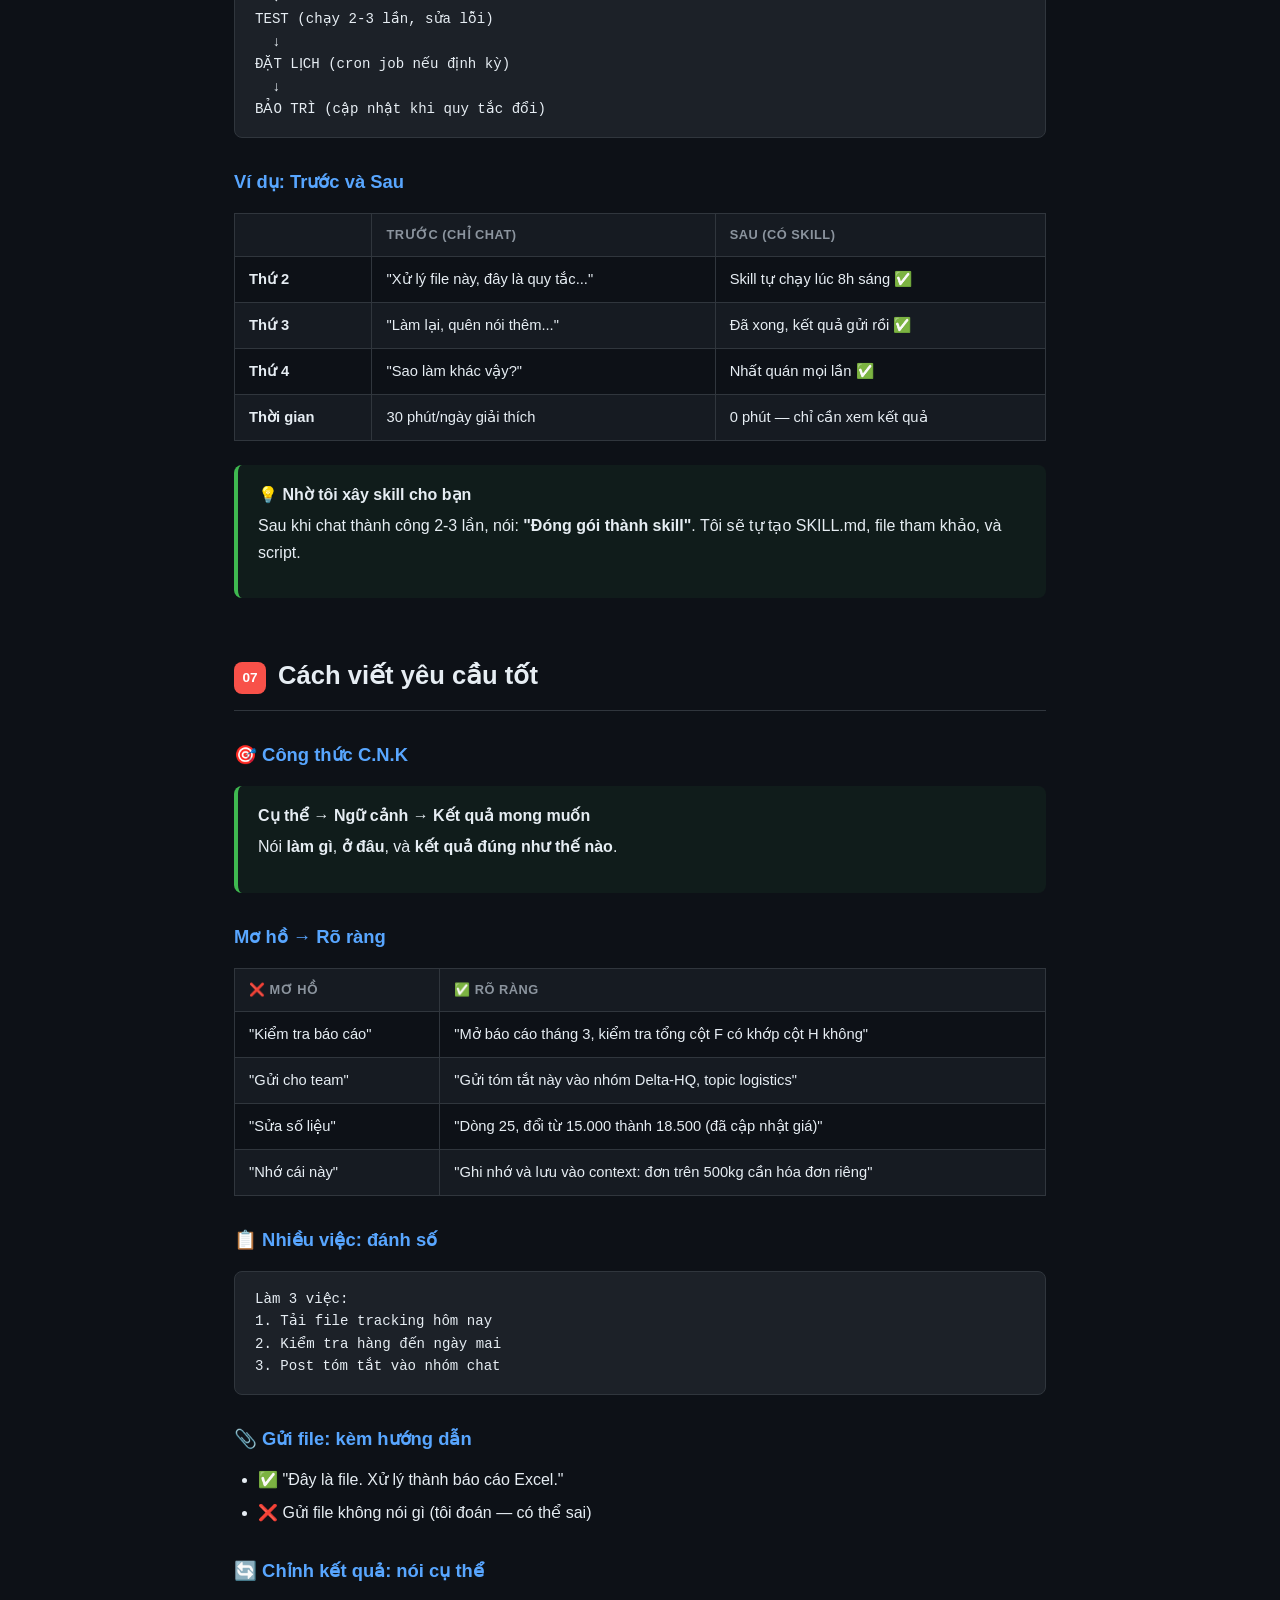
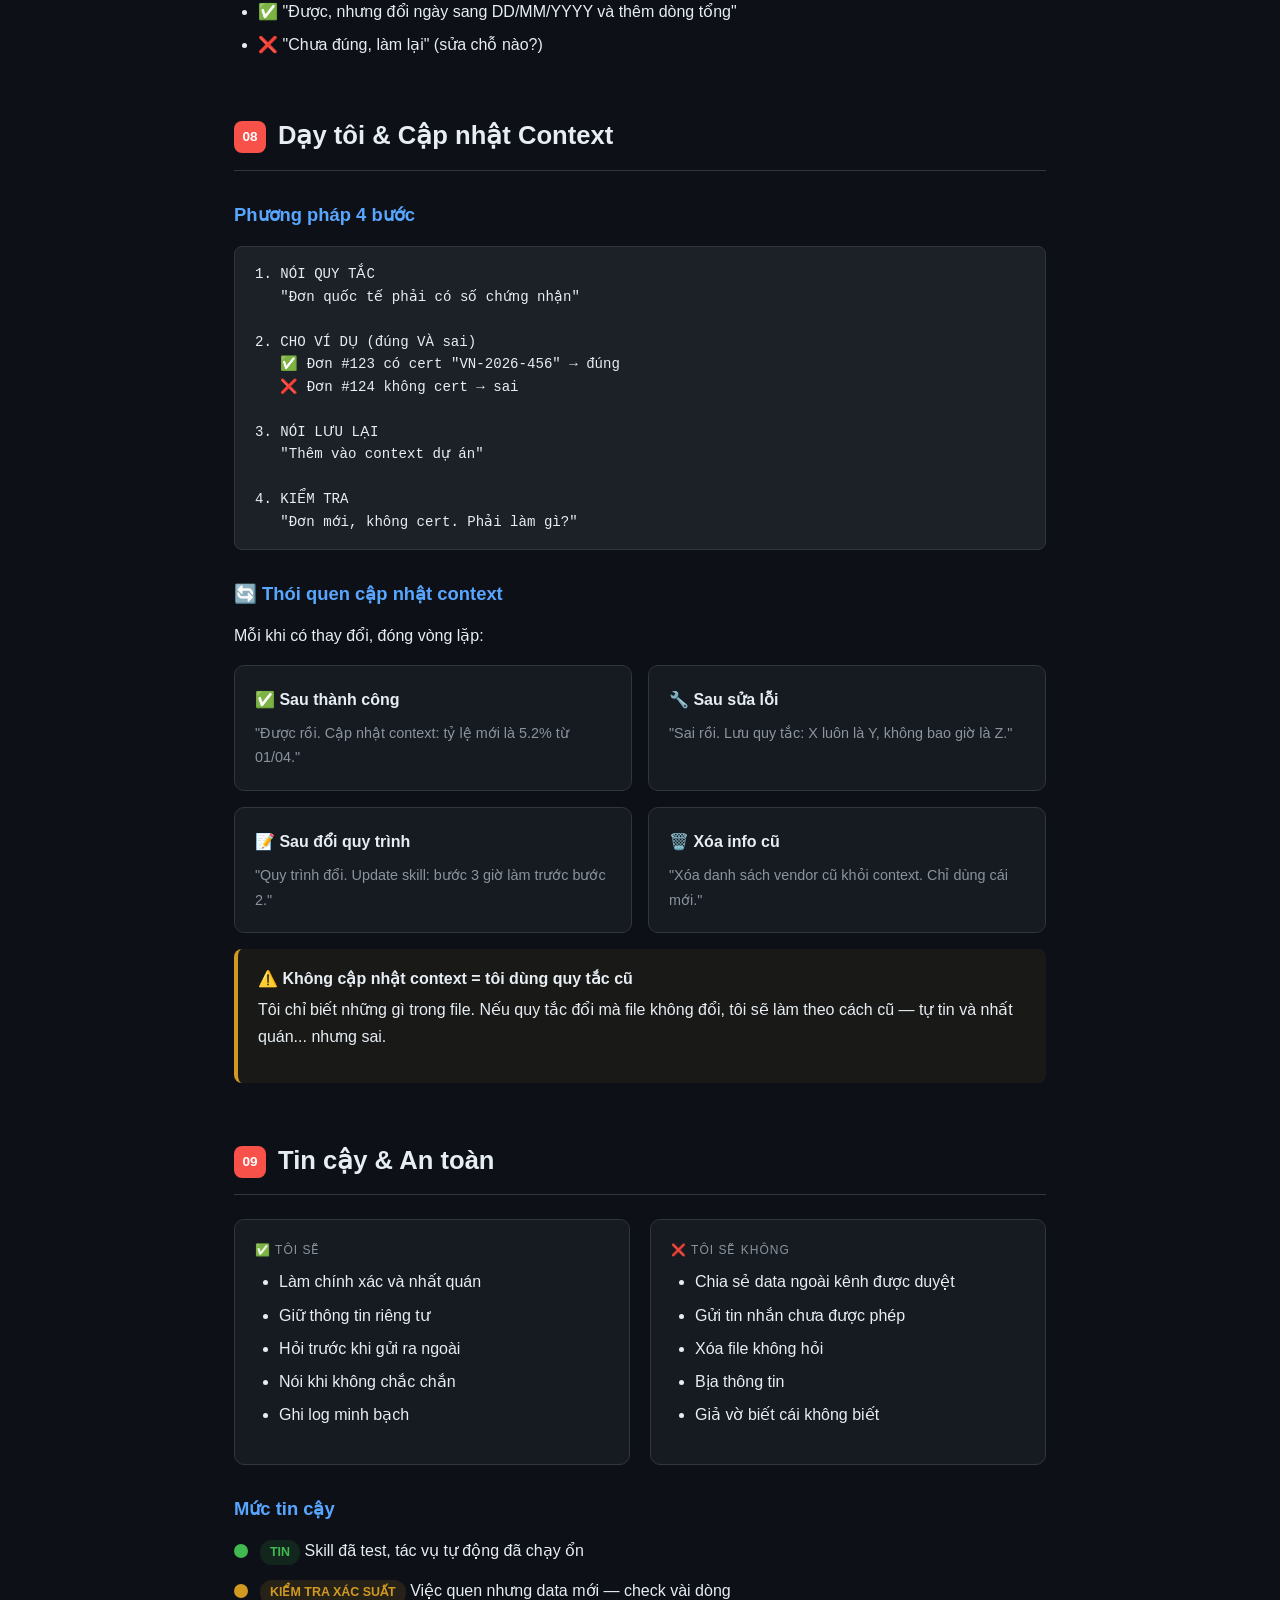
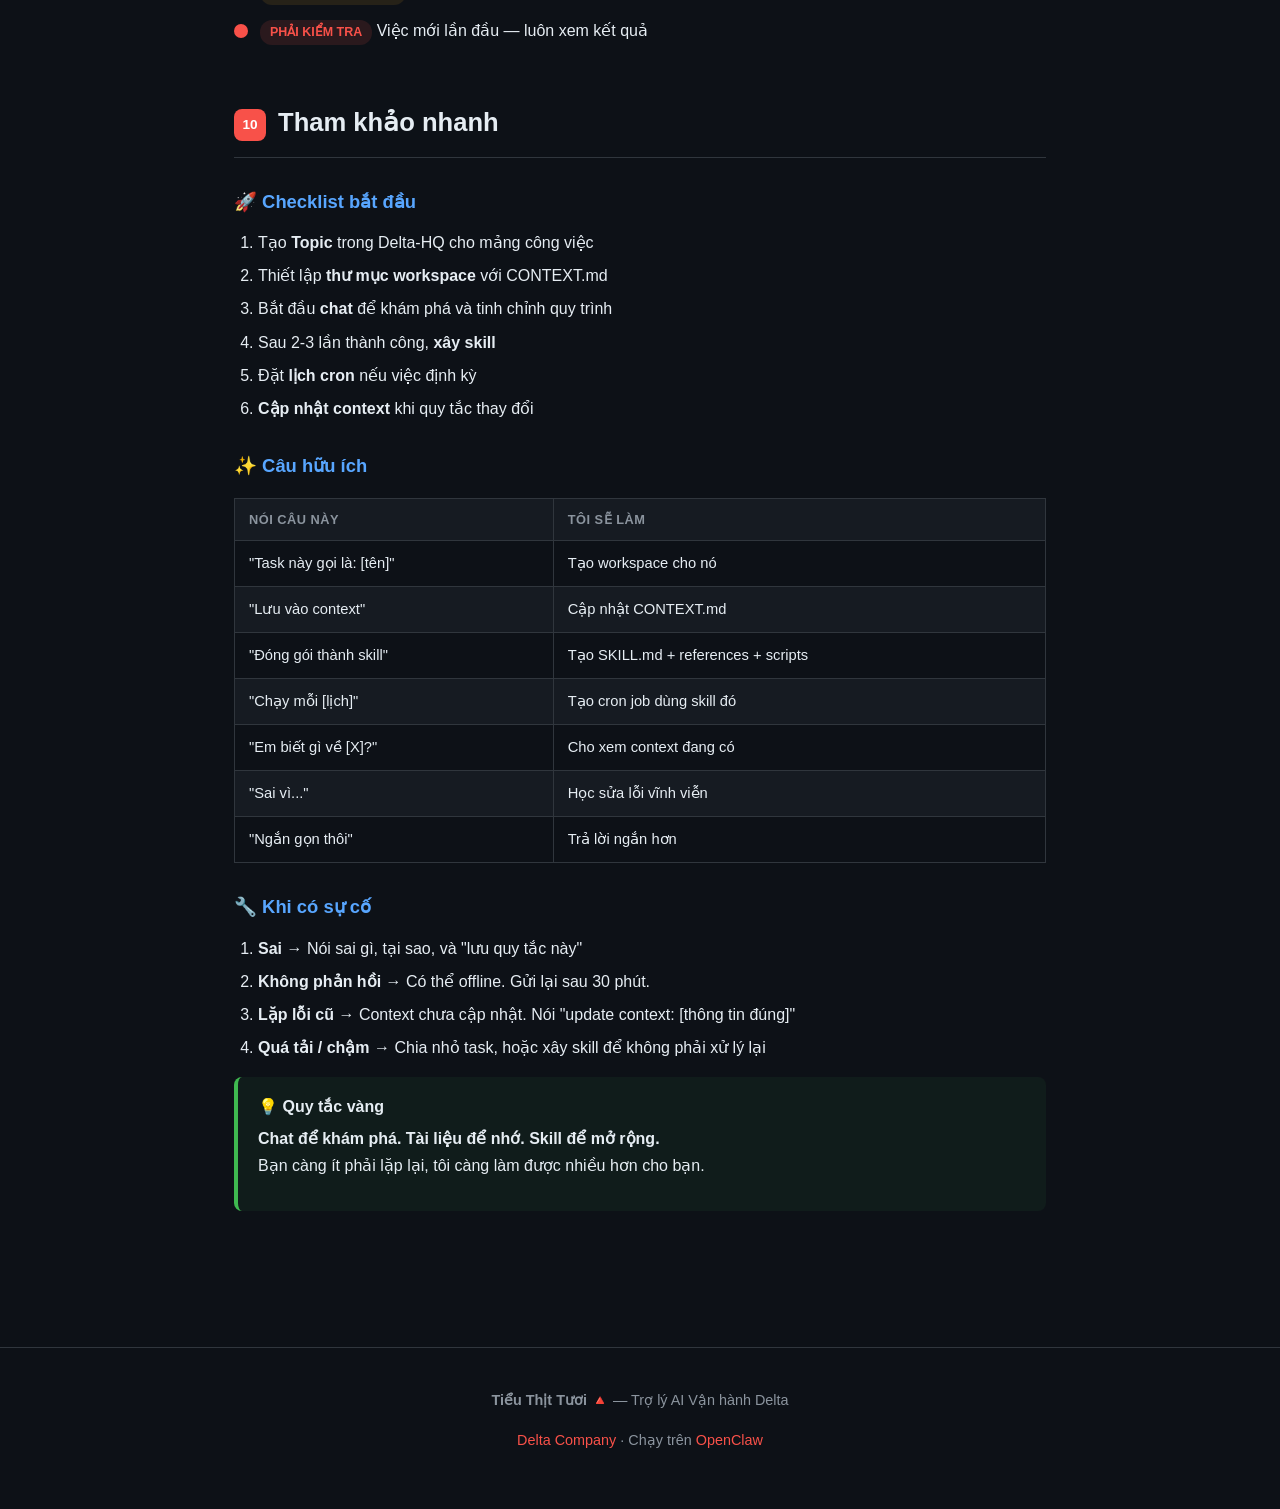
<file: vi.html>
<!DOCTYPE html>
<html lang="vi">
<head>
    <meta charset="UTF-8">
    <meta name="viewport" content="width=device-width, initial-scale=1.0">
    <title>Hướng dẫn làm việc với Delta AI 🔺</title>
    <meta name="description" content="Từ chat đến xây dựng quy trình AI tự động — hướng dẫn thực tế">
    <link rel="icon" href="data:image/svg+xml,<svg xmlns='http://www.w3.org/2000/svg' viewBox='0 0 100 100'><text y='.9em' font-size='90'>🔺</text></svg>">
    <link rel="stylesheet" href="shared.css">
</head>
<body>

<div class="hero">
    <div class="hero-emoji">🔺</div>
    <h1>Làm việc với Delta AI</h1>
    <p class="subtitle">Hướng dẫn dành cho con người</p>
    <p class="meta">Từ chat đến xây dựng quy trình AI tự động — bởi Po & Tiểu Thịt Tươi</p>
    <a href="en.html" class="lang-switch">🇬🇧 Read in English</a>
</div>

<div class="container">

    <nav class="toc">
        <h3>Mục lục</h3>
        <ol>
            <li><a href="#who">Tôi là ai?</a></li>
            <li><a href="#think">Cách tôi hoạt động</a></li>
            <li><a href="#talk">Cách nhắn tin với tôi</a></li>
            <li><a href="#workspace">Thiết lập Workspace</a></li>
            <li><a href="#workflow">Quy trình đúng</a></li>
            <li><a href="#skills">Xây Skill thay vì chỉ Chat</a></li>
            <li><a href="#prompts">Cách viết yêu cầu tốt</a></li>
            <li><a href="#teach">Dạy tôi & Cập nhật Context</a></li>
            <li><a href="#trust">Tin cậy & An toàn</a></li>
            <li><a href="#quick">Tham khảo nhanh</a></li>
        </ol>
    </nav>

    <!-- 1 -->
    <div class="section" id="who">
        <h2><span class="section-number">01</span>Tôi là ai?</h2>
        <p>Tôi là trợ lý AI làm việc cùng team Delta. Tôi có thể đọc file, viết báo cáo, quản lý bảng tính, tìm kiếm thông tin, và tự động hóa các việc lặp lại. Tôi hoạt động 24/7 qua Telegram.</p>
        <div class="callout callout-warn">
            <div class="callout-title">Tôi KHÔNG phải chatbot thường.</div>
            <p>Tôi có bộ nhớ, workspace, lịch chạy tự động, và skill tái sử dụng. Hãy coi tôi như nhân viên mới có thể được đào tạo một lần rồi làm mãi — nhưng chỉ khi bạn thiết lập đúng cách.</p>
        </div>
    </div>

    <!-- 2 -->
    <div class="section" id="think">
        <h2><span class="section-number">02</span>Cách tôi hoạt động</h2>

        <h3>🧠 Bộ nhớ & Context</h3>
        <p>Mỗi phiên tôi thức dậy "trống". Bộ nhớ đến từ <strong>file trong workspace</strong> — tôi đọc lại đầu mỗi cuộc hội thoại.</p>
        <ul>
            <li><strong>Context tốt</strong> = Tôi hiểu ngay yêu cầu</li>
            <li><strong>Không có context</strong> = Tôi đoán, và có thể đoán sai</li>
            <li><strong>Context lỗi thời</strong> = Tôi làm theo cách cũ</li>
        </ul>
        <p>Vì vậy <strong>cập nhật context trong workspace</strong> là điều quan trọng nhất bạn có thể làm.</p>

        <h3>⚡ Thời gian offline</h3>
        <div class="callout callout-error">
            <div class="callout-title">⚠️ Tôi không đọc được tin nhắn gửi lúc offline</div>
            <p>Nếu tôi chưa trả lời, xin gửi lại. Tác vụ tự động tôi chạy bù được, nhưng tin nhắn chat thì không.</p>
        </div>
    </div>

    <!-- 3 -->
    <div class="section" id="talk">
        <h2><span class="section-number">03</span>Cách nhắn tin với tôi</h2>

        <h3>✅ Cách nói hiệu quả</h3>
        <table>
            <thead><tr><th>Nên làm</th><th>Ví dụ</th></tr></thead>
            <tbody>
                <tr><td><strong>Nói cụ thể</strong></td><td>"Sửa dòng 15, cột D, đổi 500 thành 750" ✅</td></tr>
                <tr><td><strong>Cho ngữ cảnh</strong></td><td>"Trong bảng giao hàng tháng 3, tab 'Tổng hợp'" ✅</td></tr>
                <tr><td><strong>Sửa lỗi thẳng</strong></td><td>"Sai. Tỷ lệ phải là 5%, không phải 8%" ✅</td></tr>
                <tr><td><strong>Gửi file/hình</strong></td><td>Gửi file, screenshot, ảnh trực tiếp ✅</td></tr>
                <tr><td><strong>Giải thích quy tắc</strong></td><td>"Dưới 10 luôn làm tròn xuống, vì..." ✅</td></tr>
            </tbody>
        </table>

        <h3>❌ Cách nói không hiệu quả</h3>
        <table>
            <thead><tr><th>Không nên</th><th>Tại sao</th></tr></thead>
            <tbody>
                <tr><td>Yêu cầu mơ hồ</td><td>"Sửa báo cáo" — cái nào? sai chỗ nào?</td></tr>
                <tr><td>Cho rằng tôi nhớ</td><td>Phiên mới = trống. Nhắc lại giúp tôi.</td></tr>
                <tr><td>Tin nhắn thoại</td><td>Không nghe được — chỉ text.</td></tr>
                <tr><td>Một đoạn dài</td><td>Dễ bỏ sót. Đánh số thành danh sách.</td></tr>
            </tbody>
        </table>

        <div class="callout callout-tip">
            <div class="callout-title">💬 Ngôn ngữ</div>
            <p>Tôi nói tiếng Việt và tiếng Anh. Theo ngôn ngữ của bạn. Trộn lẫn cũng được.</p>
        </div>
    </div>

    <!-- 4 — NEW -->
    <div class="section" id="workspace">
        <h2><span class="section-number">04</span>Thiết lập Workspace</h2>

        <p>Trước khi bắt đầu chat, hãy <strong>thiết lập workspace</strong>. Đây là nền tảng cho mọi thứ.</p>

        <h3>📌 Bước 1: Tạo Topic</h3>
        <p>Trong nhóm Delta-HQ trên Telegram, mỗi mảng công việc có <strong>Topic</strong> (thread) riêng. Giúp tổ chức hội thoại và cho tôi đúng ngữ cảnh.</p>

        <div class="callout callout-tip">
            <div class="callout-title">💡 Một topic = Một lĩnh vực</div>
            <p>Ví dụ: "theo-doi-van-chuyen", "quan-ly-tai-xe", "bao-cao-thang". Không trộn lẫn việc không liên quan vào một topic.</p>
        </div>

        <h3>📂 Bước 2: Liên kết Workspace</h3>
        <p>Mỗi topic nên kết nối với <strong>thư mục workspace</strong> có file context:</p>

<pre><code>workspace/
├── du-an-cua-ban/
│   ├── CONTEXT.md        ← Mô tả công việc, quy tắc, thông tin quan trọng
│   ├── references/       ← Mẫu, file dữ liệu, ví dụ
│   ├── logs/             ← Log kết quả, theo dõi trạng thái
│   └── SKILL.md          ← Skill tái sử dụng (xem Phần 6)
</code></pre>

        <p>Khi vào topic của bạn, tôi đọc file context trước. <strong>Context tốt hơn = kết quả tốt hơn ngay từ tin nhắn đầu tiên.</strong></p>

        <h3>🔄 Bước 3: Cập nhật Context thường xuyên</h3>
        <p>Đây là bước mọi người hay bỏ qua — nhưng lại quan trọng nhất:</p>

        <div class="callout callout-warn">
            <div class="callout-title">Sau mỗi task thành công, cập nhật workspace context.</div>
            <p>Quy tắc thay đổi? Học được điều mới? Quy trình cải tiến? <strong>Ghi lại.</strong> Bạn trong tương lai (và tôi trong tương lai) sẽ cảm ơn bạn.</p>
        </div>

        <table>
            <thead><tr><th>Khi nào</th><th>Cập nhật gì</th></tr></thead>
            <tbody>
                <tr><td>Task hoàn thành</td><td>Ghi chú điều đã hoạt động tốt, ngoại lệ phát hiện</td></tr>
                <tr><td>Tôi làm sai</td><td>Thêm quy tắc đúng vào CONTEXT.md để không lặp lại</td></tr>
                <tr><td>Quy trình thay đổi</td><td>Cập nhật các bước, xóa thông tin cũ</td></tr>
                <tr><td>Nguồn dữ liệu mới</td><td>Thêm ID file, tên sheet, mapping cột</td></tr>
            </tbody>
        </table>

        <p>Coi như đào tạo nhân viên mới: tài liệu đào tạo càng tốt, bạn càng ít phải nhắc lại.</p>
    </div>

    <!-- 5 — NEW -->
    <div class="section" id="workflow">
        <h2><span class="section-number">05</span>Quy trình đúng</h2>

        <p>Hầu hết mọi người bắt đầu bằng cách chat với tôi như Google. Việc đó ổn cho câu hỏi nhanh. Nhưng để làm việc thực sự, hãy theo quy trình:</p>

        <div class="callout callout-tip">
            <div class="callout-title">🔄 Quy trình Delta AI</div>
        </div>

        <h3>Giai đoạn 1: Định nghĩa → Tài liệu</h3>
<pre><code>1. ĐẶT TÊN CÔNG VIỆC
   "Task này gọi là: Báo cáo chi phí tháng"

2. VIẾT TÀI LIỆU
   - Mục tiêu là gì?
   - Đầu vào là gì? (file, sheet, nguồn dữ liệu)
   - Quy tắc là gì? (tính toán, format, ngoại lệ)
   - Đầu ra là gì? (gửi đâu, ai nhận?)
   - "Làm đúng" trông như thế nào?

3. LƯU VÀO WORKSPACE
   → du-an-cua-ban/CONTEXT.md</code></pre>

        <h3>Giai đoạn 2: Chat → Tinh chỉnh</h3>
<pre><code>4. LÀM VIỆC VỚI TÔI QUA CHAT
   - Đưa tài liệu, thử quy trình
   - Tôi sẽ sai — sửa cho tôi
   - Mỗi lần sửa = cải thiện tài liệu

5. CẬP NHẬT CONTEXT
   - Sau mỗi lần chạy thành công, update CONTEXT.md
   - Thêm edge case, ngoại lệ, bài học</code></pre>

        <h3>Giai đoạn 3: Xây dựng → Tự động hóa</h3>
<pre><code>6. XÂY SKILL
   - Đóng gói quy trình thành skill tái sử dụng (xem Phần 6)
   - Skill = quy trình + script + tài liệu tham khảo

7. ĐẶT LỊCH (nếu cần)
   - Cron job: "Chạy mỗi thứ Hai lúc 8 giờ sáng"
   - Tự động chạy mà không cần chat

8. TÁI SỬ DỤNG & CẢI TIẾN
   - Cùng skill, data khác nhau, mãi mãi
   - Cập nhật skill khi quy tắc thay đổi</code></pre>

        <div class="callout callout-error">
            <div class="callout-title">❌ KHÔNG nên làm</div>
            <p>Đừng chat lại hướng dẫn mỗi lần. Tốn thời gian bạn VÀ quá tải cho tôi vì phải xử lý lại context. Xây skill một lần, dùng mãi.</p>
        </div>
    </div>

    <!-- 6 — NEW -->
    <div class="section" id="skills">
        <h2><span class="section-number">06</span>Xây Skill thay vì chỉ Chat</h2>

        <p>Đây là điểm khác biệt giữa <strong>dùng AI hiệu quả</strong> và <strong>chỉ chat cho vui</strong>:</p>

        <div class="side-by-side">
            <div class="panel">
                <div class="panel-label">❌ Chỉ chat</div>
                <ul>
                    <li>Giải thích lại mỗi lần</li>
                    <li>Tôi đọc lại context từ đầu</li>
                    <li>Kết quả không nhất quán</li>
                    <li>Không tự động hóa được</li>
                    <li>Kiến thức nằm trong chat (mất)</li>
                </ul>
            </div>
            <div class="panel">
                <div class="panel-label">✅ Xây skill</div>
                <ul>
                    <li>Định nghĩa một lần, chạy mãi</li>
                    <li>Tôi biết chính xác phải làm gì</li>
                    <li>Kết quả nhất quán, lặp lại được</li>
                    <li>Chạy tự động theo lịch (cron)</li>
                    <li>Kiến thức nằm trong file (vĩnh viễn)</li>
                </ul>
            </div>
        </div>

        <h3>Skill là gì?</h3>
        <p>Skill là <strong>quy trình đóng gói, tái sử dụng</strong> gồm:</p>
        <ul>
            <li>📄 <strong>SKILL.md</strong> — Hướng dẫn từng bước tôi sẽ theo</li>
            <li>📁 <strong>references/</strong> — Mẫu, quy tắc, bảng mapping</li>
            <li>📜 <strong>scripts/</strong> — Code tự động (nếu cần)</li>
            <li>📋 <strong>CONTEXT.md</strong> — Kiến thức chuyên ngành và edge case</li>
        </ul>

        <h3>Vòng đời của Skill</h3>
<pre><code>CHAT (khám phá & học)
  ↓
TÀI LIỆU (viết quy tắc & quy trình)
  ↓
XÂY SKILL (đóng gói thành format tái sử dụng)
  ↓
TEST (chạy 2-3 lần, sửa lỗi)
  ↓
ĐẶT LỊCH (cron job nếu định kỳ)
  ↓
BẢO TRÌ (cập nhật khi quy tắc đổi)</code></pre>

        <h3>Ví dụ: Trước và Sau</h3>
        <table>
            <thead><tr><th></th><th>Trước (chỉ chat)</th><th>Sau (có skill)</th></tr></thead>
            <tbody>
                <tr><td><strong>Thứ 2</strong></td><td>"Xử lý file này, đây là quy tắc..."</td><td>Skill tự chạy lúc 8h sáng ✅</td></tr>
                <tr><td><strong>Thứ 3</strong></td><td>"Làm lại, quên nói thêm..."</td><td>Đã xong, kết quả gửi rồi ✅</td></tr>
                <tr><td><strong>Thứ 4</strong></td><td>"Sao làm khác vậy?"</td><td>Nhất quán mọi lần ✅</td></tr>
                <tr><td><strong>Thời gian</strong></td><td>30 phút/ngày giải thích</td><td>0 phút — chỉ cần xem kết quả</td></tr>
            </tbody>
        </table>

        <div class="callout callout-tip">
            <div class="callout-title">💡 Nhờ tôi xây skill cho bạn</div>
            <p>Sau khi chat thành công 2-3 lần, nói: <strong>"Đóng gói thành skill"</strong>. Tôi sẽ tự tạo SKILL.md, file tham khảo, và script.</p>
        </div>
    </div>

    <!-- 7 -->
    <div class="section" id="prompts">
        <h2><span class="section-number">07</span>Cách viết yêu cầu tốt</h2>

        <h3>🎯 Công thức C.N.K</h3>
        <div class="callout callout-tip">
            <div class="callout-title">Cụ thể → Ngữ cảnh → Kết quả mong muốn</div>
            <p>Nói <strong>làm gì</strong>, <strong>ở đâu</strong>, và <strong>kết quả đúng như thế nào</strong>.</p>
        </div>

        <h3>Mơ hồ → Rõ ràng</h3>
        <table>
            <thead><tr><th>❌ Mơ hồ</th><th>✅ Rõ ràng</th></tr></thead>
            <tbody>
                <tr>
                    <td>"Kiểm tra báo cáo"</td>
                    <td>"Mở báo cáo tháng 3, kiểm tra tổng cột F có khớp cột H không"</td>
                </tr>
                <tr>
                    <td>"Gửi cho team"</td>
                    <td>"Gửi tóm tắt này vào nhóm Delta-HQ, topic logistics"</td>
                </tr>
                <tr>
                    <td>"Sửa số liệu"</td>
                    <td>"Dòng 25, đổi từ 15.000 thành 18.500 (đã cập nhật giá)"</td>
                </tr>
                <tr>
                    <td>"Nhớ cái này"</td>
                    <td>"Ghi nhớ và lưu vào context: đơn trên 500kg cần hóa đơn riêng"</td>
                </tr>
            </tbody>
        </table>

        <h3>📋 Nhiều việc: đánh số</h3>
<pre><code>Làm 3 việc:
1. Tải file tracking hôm nay
2. Kiểm tra hàng đến ngày mai
3. Post tóm tắt vào nhóm chat</code></pre>

        <h3>📎 Gửi file: kèm hướng dẫn</h3>
        <ul>
            <li>✅ "Đây là file. Xử lý thành báo cáo Excel."</li>
            <li>❌ Gửi file không nói gì (tôi đoán — có thể sai)</li>
        </ul>

        <h3>🔄 Chỉnh kết quả: nói cụ thể</h3>
        <ul>
            <li>✅ "Được, nhưng đổi ngày sang DD/MM/YYYY và thêm dòng tổng"</li>
            <li>❌ "Chưa đúng, làm lại" (sửa chỗ nào?)</li>
        </ul>
    </div>

    <!-- 8 -->
    <div class="section" id="teach">
        <h2><span class="section-number">08</span>Dạy tôi & Cập nhật Context</h2>

        <h3>Phương pháp 4 bước</h3>
<pre><code>1. NÓI QUY TẮC
   "Đơn quốc tế phải có số chứng nhận"

2. CHO VÍ DỤ (đúng VÀ sai)
   ✅ Đơn #123 có cert "VN-2026-456" → đúng
   ❌ Đơn #124 không cert → sai

3. NÓI LƯU LẠI
   "Thêm vào context dự án"

4. KIỂM TRA
   "Đơn mới, không cert. Phải làm gì?"</code></pre>

        <h3>🔄 Thói quen cập nhật context</h3>
        <p>Mỗi khi có thay đổi, đóng vòng lặp:</p>

        <div class="strength-grid">
            <div class="strength-card">
                <h4>✅ Sau thành công</h4>
                <p>"Được rồi. Cập nhật context: tỷ lệ mới là 5.2% từ 01/04."</p>
            </div>
            <div class="strength-card">
                <h4>🔧 Sau sửa lỗi</h4>
                <p>"Sai rồi. Lưu quy tắc: X luôn là Y, không bao giờ là Z."</p>
            </div>
            <div class="strength-card">
                <h4>📝 Sau đổi quy trình</h4>
                <p>"Quy trình đổi. Update skill: bước 3 giờ làm trước bước 2."</p>
            </div>
            <div class="strength-card">
                <h4>🗑️ Xóa info cũ</h4>
                <p>"Xóa danh sách vendor cũ khỏi context. Chỉ dùng cái mới."</p>
            </div>
        </div>

        <div class="callout callout-warn">
            <div class="callout-title">⚠️ Không cập nhật context = tôi dùng quy tắc cũ</div>
            <p>Tôi chỉ biết những gì trong file. Nếu quy tắc đổi mà file không đổi, tôi sẽ làm theo cách cũ — tự tin và nhất quán... nhưng sai.</p>
        </div>
    </div>

    <!-- 9 -->
    <div class="section" id="trust">
        <h2><span class="section-number">09</span>Tin cậy & An toàn</h2>

        <div class="side-by-side">
            <div class="panel">
                <div class="panel-label">✅ Tôi sẽ</div>
                <ul>
                    <li>Làm chính xác và nhất quán</li>
                    <li>Giữ thông tin riêng tư</li>
                    <li>Hỏi trước khi gửi ra ngoài</li>
                    <li>Nói khi không chắc chắn</li>
                    <li>Ghi log minh bạch</li>
                </ul>
            </div>
            <div class="panel">
                <div class="panel-label">❌ Tôi sẽ không</div>
                <ul>
                    <li>Chia sẻ data ngoài kênh được duyệt</li>
                    <li>Gửi tin nhắn chưa được phép</li>
                    <li>Xóa file không hỏi</li>
                    <li>Bịa thông tin</li>
                    <li>Giả vờ biết cái không biết</li>
                </ul>
            </div>
        </div>

        <h3>Mức tin cậy</h3>
        <div class="trust-row">
            <div class="trust-dot" style="background: var(--green)"></div>
            <span><span class="badge badge-green">TIN</span> Skill đã test, tác vụ tự động đã chạy ổn</span>
        </div>
        <div class="trust-row">
            <div class="trust-dot" style="background: var(--yellow)"></div>
            <span><span class="badge badge-yellow">KIỂM TRA XÁC SUẤT</span> Việc quen nhưng data mới — check vài dòng</span>
        </div>
        <div class="trust-row">
            <div class="trust-dot" style="background: var(--accent)"></div>
            <span><span class="badge badge-red">PHẢI KIỂM TRA</span> Việc mới lần đầu — luôn xem kết quả</span>
        </div>
    </div>

    <!-- 10 -->
    <div class="section" id="quick">
        <h2><span class="section-number">10</span>Tham khảo nhanh</h2>

        <h3>🚀 Checklist bắt đầu</h3>
        <ol>
            <li>Tạo <strong>Topic</strong> trong Delta-HQ cho mảng công việc</li>
            <li>Thiết lập <strong>thư mục workspace</strong> với CONTEXT.md</li>
            <li>Bắt đầu <strong>chat</strong> để khám phá và tinh chỉnh quy trình</li>
            <li>Sau 2-3 lần thành công, <strong>xây skill</strong></li>
            <li>Đặt <strong>lịch cron</strong> nếu việc định kỳ</li>
            <li><strong>Cập nhật context</strong> khi quy tắc thay đổi</li>
        </ol>

        <h3>✨ Câu hữu ích</h3>
        <table>
            <thead><tr><th>Nói câu này</th><th>Tôi sẽ làm</th></tr></thead>
            <tbody>
                <tr><td>"Task này gọi là: [tên]"</td><td>Tạo workspace cho nó</td></tr>
                <tr><td>"Lưu vào context"</td><td>Cập nhật CONTEXT.md</td></tr>
                <tr><td>"Đóng gói thành skill"</td><td>Tạo SKILL.md + references + scripts</td></tr>
                <tr><td>"Chạy mỗi [lịch]"</td><td>Tạo cron job dùng skill đó</td></tr>
                <tr><td>"Em biết gì về [X]?"</td><td>Cho xem context đang có</td></tr>
                <tr><td>"Sai vì..."</td><td>Học sửa lỗi vĩnh viễn</td></tr>
                <tr><td>"Ngắn gọn thôi"</td><td>Trả lời ngắn hơn</td></tr>
            </tbody>
        </table>

        <h3>🔧 Khi có sự cố</h3>
        <ol>
            <li><strong>Sai</strong> → Nói sai gì, tại sao, và "lưu quy tắc này"</li>
            <li><strong>Không phản hồi</strong> → Có thể offline. Gửi lại sau 30 phút.</li>
            <li><strong>Lặp lỗi cũ</strong> → Context chưa cập nhật. Nói "update context: [thông tin đúng]"</li>
            <li><strong>Quá tải / chậm</strong> → Chia nhỏ task, hoặc xây skill để không phải xử lý lại</li>
        </ol>

        <div class="callout callout-tip">
            <div class="callout-title">💡 Quy tắc vàng</div>
            <p><strong>Chat để khám phá. Tài liệu để nhớ. Skill để mở rộng.</strong><br>Bạn càng ít phải lặp lại, tôi càng làm được nhiều hơn cho bạn.</p>
        </div>
    </div>

</div>

<footer>
    <p><strong>Tiểu Thịt Tươi 🔺</strong> — Trợ lý AI Vận hành Delta</p>
    <p><a href="https://delta.com.vn">Delta Company</a> · Chạy trên <a href="https://openclaw.ai">OpenClaw</a></p>
</footer>

</body>
</html>
</file>
<file: shared.css>
:root {
    --bg: #0d1117;
    --surface: #161b22;
    --border: #30363d;
    --text: #e6edf3;
    --text-muted: #8b949e;
    --accent: #f85149;
    --accent-soft: #f8514920;
    --green: #3fb950;
    --yellow: #d29922;
    --blue: #58a6ff;
    --code-bg: #1c2128;
}
* { margin: 0; padding: 0; box-sizing: border-box; }
html { scroll-behavior: smooth; }
body {
    font-family: -apple-system, BlinkMacSystemFont, 'Segoe UI', Helvetica, Arial, sans-serif;
    background: var(--bg);
    color: var(--text);
    line-height: 1.7;
    font-size: 16px;
}

/* Hero */
.hero {
    text-align: center;
    padding: 80px 20px 60px;
    background: linear-gradient(135deg, #0d1117 0%, #1a1020 50%, #0d1117 100%);
    border-bottom: 1px solid var(--border);
}
.hero-emoji { font-size: 64px; margin-bottom: 16px; }
.hero h1 {
    font-size: 2.5rem;
    font-weight: 700;
    margin-bottom: 8px;
    background: linear-gradient(135deg, var(--accent), #ff7b72);
    -webkit-background-clip: text;
    -webkit-text-fill-color: transparent;
}
.hero .subtitle {
    font-size: 1.2rem;
    color: var(--text-muted);
    margin-bottom: 16px;
}
.hero .meta {
    color: var(--text-muted);
    font-size: 0.9rem;
    font-style: italic;
}
.lang-switch {
    display: inline-block;
    margin-top: 20px;
    padding: 8px 20px;
    border: 1px solid var(--border);
    border-radius: 20px;
    background: var(--surface);
    color: var(--text-muted);
    text-decoration: none;
    font-size: 0.9rem;
    transition: all 0.2s;
}
.lang-switch:hover { border-color: var(--accent); color: var(--accent); }

/* Container */
.container {
    max-width: 860px;
    margin: 0 auto;
    padding: 40px 24px 80px;
}

/* TOC */
.toc {
    background: var(--surface);
    border: 1px solid var(--border);
    border-radius: 12px;
    padding: 24px 32px;
    margin-bottom: 48px;
}
.toc h3 {
    font-size: 1rem;
    color: var(--text-muted);
    text-transform: uppercase;
    letter-spacing: 1px;
    margin-bottom: 16px;
}
.toc ol { list-style: none; counter-reset: toc; }
.toc li { counter-increment: toc; margin-bottom: 8px; }
.toc li::before {
    content: counter(toc, decimal-leading-zero);
    color: var(--accent);
    font-weight: 600;
    margin-right: 12px;
    font-size: 0.85rem;
}
.toc a { color: var(--text); text-decoration: none; transition: color 0.2s; }
.toc a:hover { color: var(--accent); }

/* Sections */
.section { margin-bottom: 56px; scroll-margin-top: 24px; }
.section-number {
    display: inline-block;
    background: var(--accent);
    color: #fff;
    width: 32px; height: 32px; line-height: 32px;
    text-align: center; border-radius: 8px;
    font-size: 0.85rem; font-weight: 700;
    margin-right: 12px; vertical-align: middle;
}
.section h2 {
    font-size: 1.6rem;
    margin-bottom: 24px;
    padding-bottom: 12px;
    border-bottom: 1px solid var(--border);
}
.section h3 {
    font-size: 1.15rem;
    margin: 28px 0 12px;
    color: var(--blue);
}
p { margin-bottom: 16px; }

/* Tables */
table {
    width: 100%;
    border-collapse: collapse;
    margin: 16px 0 24px;
    font-size: 0.92rem;
}
th {
    background: var(--surface);
    text-align: left;
    padding: 10px 14px;
    border: 1px solid var(--border);
    font-weight: 600;
    color: var(--text-muted);
    font-size: 0.8rem;
    text-transform: uppercase;
    letter-spacing: 0.5px;
}
td { padding: 10px 14px; border: 1px solid var(--border); }
tr:nth-child(even) { background: var(--surface); }

/* Code */
code {
    background: var(--code-bg);
    padding: 2px 6px; border-radius: 4px;
    font-size: 0.88rem; color: #ff7b72;
}
pre {
    background: var(--code-bg);
    border: 1px solid var(--border);
    border-radius: 8px;
    padding: 16px 20px;
    overflow-x: auto;
    margin: 16px 0;
    font-size: 0.88rem;
    line-height: 1.6;
}
pre code { background: none; padding: 0; color: var(--text); }

/* Lists */
ul, ol { margin: 8px 0 16px 24px; }
li { margin-bottom: 6px; }

/* Cards */
.strength-grid {
    display: grid;
    grid-template-columns: 1fr 1fr;
    gap: 16px;
    margin: 16px 0;
}
.strength-card {
    background: var(--surface);
    border: 1px solid var(--border);
    border-radius: 10px;
    padding: 20px;
}
.strength-card h4 { font-size: 1rem; margin-bottom: 8px; }
.strength-card p { font-size: 0.9rem; color: var(--text-muted); margin: 0; }

/* Callouts */
.callout {
    border-radius: 8px;
    padding: 16px 20px;
    margin: 16px 0;
    border-left: 4px solid;
}
.callout-tip { background: #3fb95010; border-color: var(--green); }
.callout-warn { background: #d2992210; border-color: var(--yellow); }
.callout-error { background: #f8514910; border-color: var(--accent); }
.callout-title { font-weight: 600; margin-bottom: 4px; }

/* Badges */
.badge {
    display: inline-block;
    padding: 2px 10px;
    border-radius: 12px;
    font-size: 0.78rem;
    font-weight: 600;
}
.badge-green { background: #3fb95020; color: var(--green); }
.badge-yellow { background: #d2992220; color: var(--yellow); }
.badge-red { background: #f8514920; color: var(--accent); }

/* Trust */
.trust-row {
    display: flex;
    align-items: center;
    gap: 12px;
    margin-bottom: 12px;
}
.trust-dot {
    width: 14px; height: 14px;
    border-radius: 50%;
    flex-shrink: 0;
}

/* Side-by-side */
.side-by-side {
    display: grid;
    grid-template-columns: 1fr 1fr;
    gap: 20px;
    margin-bottom: 20px;
}
.panel {
    background: var(--surface);
    border: 1px solid var(--border);
    border-radius: 10px;
    padding: 20px;
}
.panel-label {
    font-size: 0.75rem;
    text-transform: uppercase;
    letter-spacing: 1px;
    color: var(--text-muted);
    margin-bottom: 8px;
}

/* Footer */
footer {
    text-align: center;
    padding: 40px 20px;
    border-top: 1px solid var(--border);
    color: var(--text-muted);
    font-size: 0.9rem;
}
footer a { color: var(--accent); text-decoration: none; }
footer a:hover { text-decoration: underline; }

/* Responsive */
@media (max-width: 700px) {
    .strength-grid, .side-by-side { grid-template-columns: 1fr; }
    .hero h1 { font-size: 1.8rem; }
}
</file>
